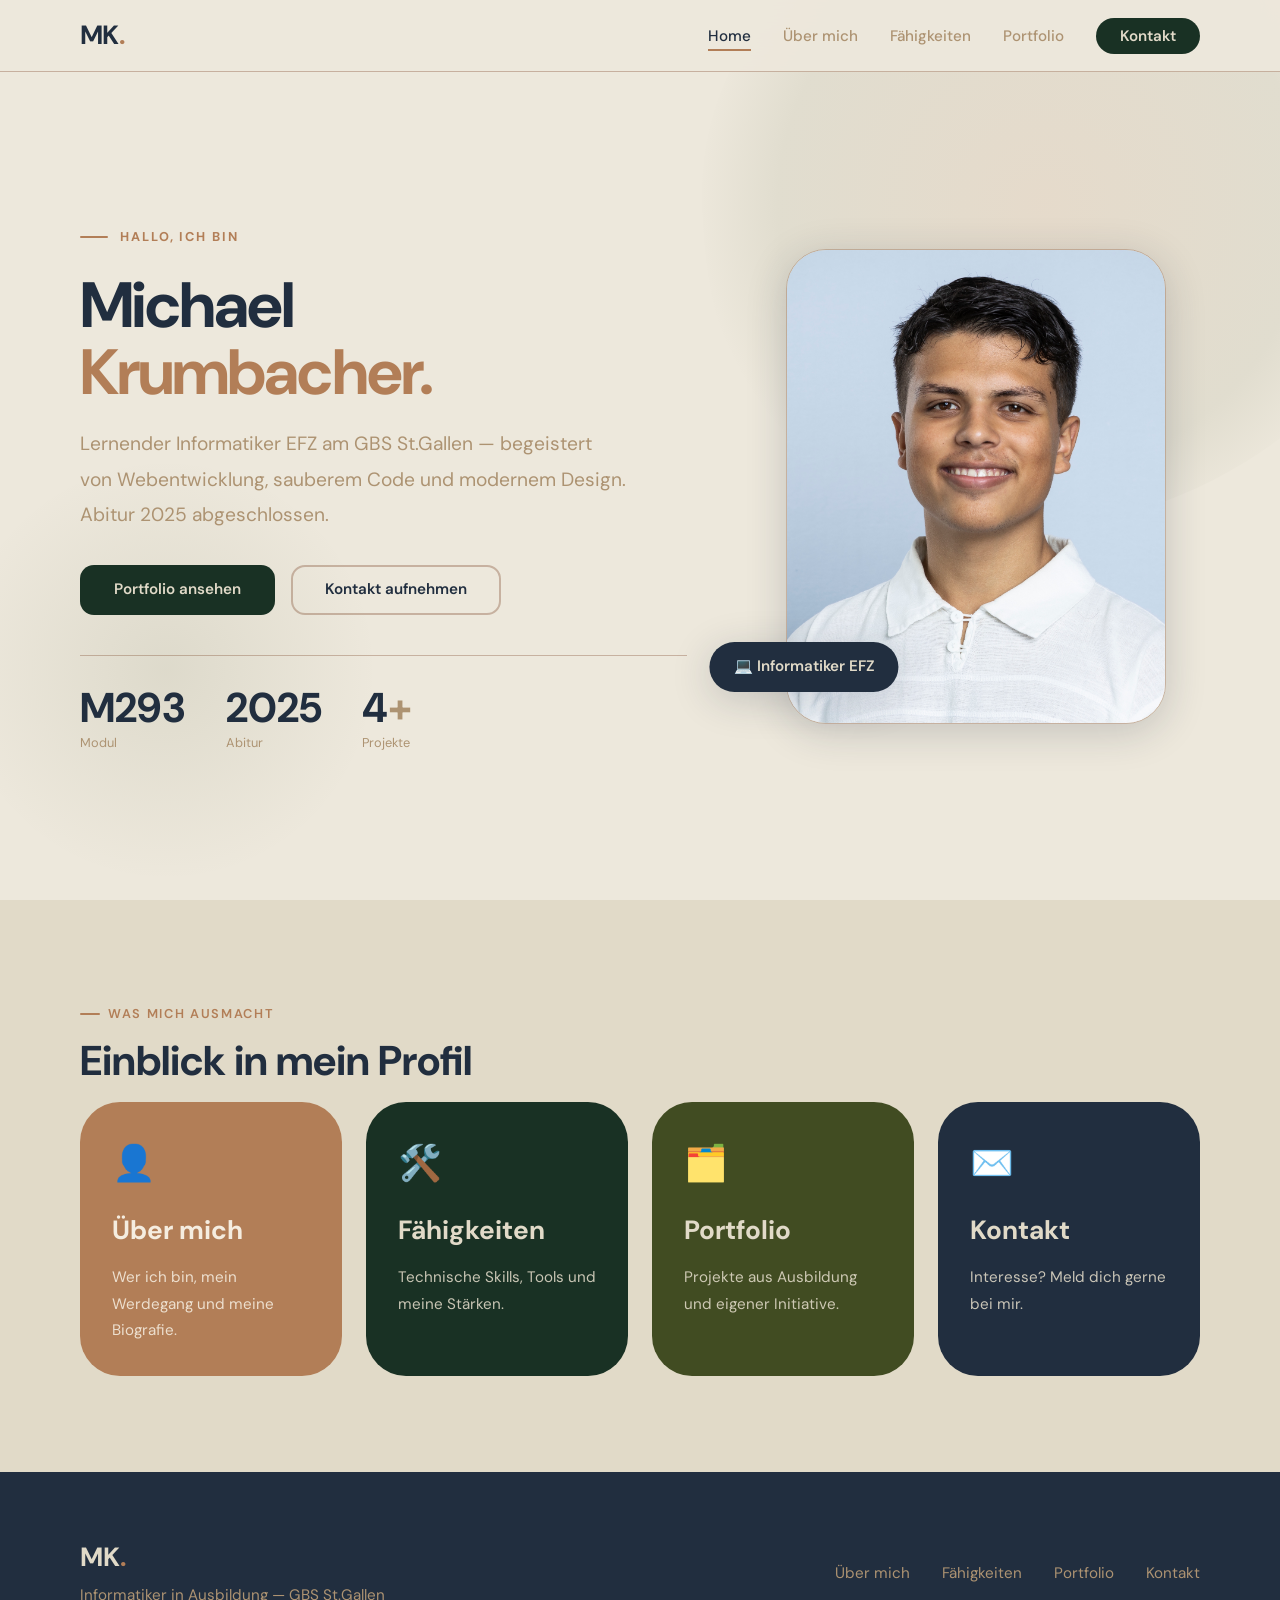
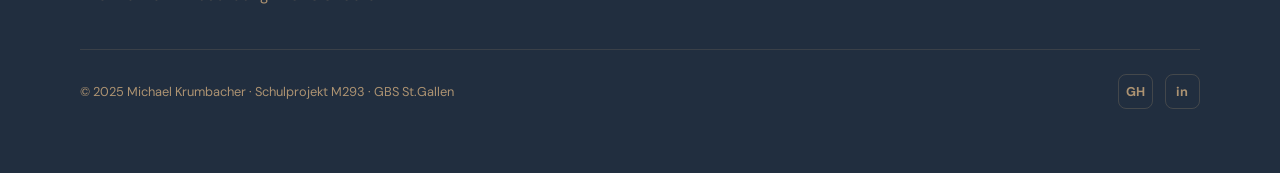
<file: index.html>
<!DOCTYPE html>
<html lang="de">
<head>
  <meta charset="UTF-8" />
  <meta name="viewport" content="width=device-width, initial-scale=1.0" />
  <meta name="description" content="Michael Krumbacher – Lernender Informatiker EFZ am GBS St.Gallen. Portfolio, Fähigkeiten und Kontakt." />
  <title>Michael Krumbacher — Portfolio</title>
  <link rel="preconnect" href="https://fonts.googleapis.com" />
  <link rel="preconnect" href="https://fonts.gstatic.com" crossorigin />
  <link href="https://fonts.googleapis.com/css2?family=DM+Sans:ital,opsz,wght@0,9..40,400;0,9..40,500;0,9..40,600;0,9..40,700;0,9..40,800;1,9..40,400&display=swap" rel="stylesheet" />
  <link rel="stylesheet" href="css/variables.css" />
  <link rel="stylesheet" href="css/base.css" />
  <link rel="stylesheet" href="css/nav.css" />
  <link rel="stylesheet" href="css/components.css" />
  <link rel="stylesheet" href="css/layout.css" />
  <link rel="stylesheet" href="css/footer.css" />
</head>
<body>

<a class="skip-link" href="#main">Zum Inhalt springen</a>

<!-- ===== NAV ===== -->
<nav class="nav" role="navigation" aria-label="Hauptnavigation" id="nav">
  <div class="container nav__inner">
    <a href="index.html" class="nav__logo">MK<span>.</span></a>
    <button class="nav__toggle" aria-expanded="false" aria-controls="nav-menu" aria-label="Menü öffnen">
      <span class="nav__toggle-bar"></span>
      <span class="nav__toggle-bar"></span>
      <span class="nav__toggle-bar"></span>
    </button>
    <ul class="nav__links" id="nav-menu" role="list">
      <li><a href="index.html"     class="nav__link active" aria-current="page">Home</a></li>
      <li><a href="about.html"     class="nav__link">Über mich</a></li>
      <li><a href="skills.html"    class="nav__link">Fähigkeiten</a></li>
      <li><a href="portfolio.html" class="nav__link">Portfolio</a></li>
      <li><a href="contact.html"   class="nav__cta">Kontakt</a></li>
    </ul>
  </div>
</nav>

<!-- ===== MAIN ===== -->
<main id="main">

  <!-- HERO -->
  <section class="hero" aria-labelledby="hero-name">
    <div class="container hero__inner">

      <!-- Text -->
      <div>
        <p class="hero__kicker">Hallo, ich bin</p>
        <h1 class="hero__name" id="hero-name">
          Michael<br><em>Krumbacher.</em>
        </h1>
        <p class="hero__bio">
          Lernender Informatiker EFZ am GBS St.Gallen — begeistert von
          Webentwicklung, sauberem Code und modernem Design.
          Abitur 2025 abgeschlossen.
        </p>
        <div class="hero__actions">
          <a href="portfolio.html" class="btn btn--forest">Portfolio ansehen</a>
          <a href="contact.html"   class="btn btn--outline">Kontakt aufnehmen</a>
        </div>
        <div class="hero__stats" role="list" aria-label="Kurzübersicht">
          <div role="listitem">
            <div class="hero__stat-n">M293</div>
            <div class="hero__stat-l">Modul</div>
          </div>
          <div role="listitem">
            <div class="hero__stat-n">2025</div>
            <div class="hero__stat-l">Abitur</div>
          </div>
          <div role="listitem">
            <div class="hero__stat-n">4<span>+</span></div>
            <div class="hero__stat-l">Projekte</div>
          </div>
        </div>
      </div>

      <!-- Foto -->
      <div class="hero__photo-wrap" aria-hidden="true">
          <img src="assets/images/portrait.jpg"
               alt="Portrait Michael Krumbacher"
               class="hero__photo" width="380" height="475" loading="eager" />
        <div class="hero__badge" aria-hidden="true">💻 Informatiker EFZ</div>
      </div>

    </div>
  </section>

  <!-- PREVIEW CARDS -->
  <section class="section section--sand" aria-labelledby="preview-h">
    <div class="container">
      <span class="label">Was mich ausmacht</span>
      <h2 class="section-title" id="preview-h">Einblick in mein Profil</h2>

      <div style="display:grid; grid-template-columns:repeat(auto-fill,minmax(250px,1fr)); gap:var(--sp-6);">

        <a href="about.html" class="fig-card fig-card--coffee" style="display:block; transition:transform var(--t-base),box-shadow var(--t-base);" onmouseenter="this.style.transform='translateY(-4px)';this.style.boxShadow='var(--sh-warm)'" onmouseleave="this.style.transform='';this.style.boxShadow=''">
          <div style="font-size:2.2rem;margin-bottom:var(--sp-4);" aria-hidden="true">👤</div>
          <div class="fig-card__title">Über mich</div>
          <p class="fig-card__text">Wer ich bin, mein Werdegang und meine Biografie.</p>
        </a>

        <a href="skills.html" class="fig-card fig-card--forest" style="display:block; transition:transform var(--t-base),box-shadow var(--t-base);" onmouseenter="this.style.transform='translateY(-4px)';this.style.boxShadow='var(--sh-lg)'" onmouseleave="this.style.transform='';this.style.boxShadow=''">
          <div style="font-size:2.2rem;margin-bottom:var(--sp-4);" aria-hidden="true">🛠️</div>
          <div class="fig-card__title">Fähigkeiten</div>
          <p class="fig-card__text">Technische Skills, Tools und meine Stärken.</p>
        </a>

        <a href="portfolio.html" class="fig-card fig-card--moss" style="display:block; transition:transform var(--t-base),box-shadow var(--t-base);" onmouseenter="this.style.transform='translateY(-4px)';this.style.boxShadow='var(--sh-lg)'" onmouseleave="this.style.transform='';this.style.boxShadow=''">
          <div style="font-size:2.2rem;margin-bottom:var(--sp-4);" aria-hidden="true">🗂️</div>
          <div class="fig-card__title">Portfolio</div>
          <p class="fig-card__text">Projekte aus Ausbildung und eigener Initiative.</p>
        </a>

        <a href="contact.html" class="fig-card fig-card--basalt" style="display:block; transition:transform var(--t-base),box-shadow var(--t-base);" onmouseenter="this.style.transform='translateY(-4px)';this.style.boxShadow='var(--sh-lg)'" onmouseleave="this.style.transform='';this.style.boxShadow=''">
          <div style="font-size:2.2rem;margin-bottom:var(--sp-4);" aria-hidden="true">✉️</div>
          <div class="fig-card__title">Kontakt</div>
          <p class="fig-card__text">Interesse? Meld dich gerne bei mir.</p>
        </a>

      </div>
    </div>
  </section>

</main>

<!-- ===== FOOTER ===== -->
<footer class="footer" role="contentinfo">
  <div class="container">
    <div class="footer__grid">
      <div>
        <div class="footer__logo">MK<span>.</span></div>
        <p class="footer__tagline">Informatiker in Ausbildung — GBS St.Gallen</p>
      </div>
      <nav aria-label="Footernavigation">
        <ul class="footer__links" role="list">
          <li><a href="about.html"     class="footer__link">Über mich</a></li>
          <li><a href="skills.html"    class="footer__link">Fähigkeiten</a></li>
          <li><a href="portfolio.html" class="footer__link">Portfolio</a></li>
          <li><a href="contact.html"   class="footer__link">Kontakt</a></li>
        </ul>
      </nav>
    </div>
    <div class="footer__bottom">
      <p class="footer__copy">© 2025 Michael Krumbacher · Schulprojekt M293 · GBS St.Gallen</p>
      <div class="footer__socials" aria-label="Social Media">
        <a href="https://github.com/Milchael-gbs" target="_blank" rel="noopener" class="footer__social" aria-label="GitHub">GH</a>
        <a href="#" class="footer__social" aria-label="LinkedIn">in</a>
      </div>
    </div>
  </div>
</footer>

<script>
(function(){
  var toggle=document.querySelector('.nav__toggle'),
      menu=document.querySelector('.nav__links'),
      nav=document.getElementById('nav');
  if(!toggle||!menu)return;
  toggle.addEventListener('click',function(){
    var open=toggle.getAttribute('aria-expanded')==='true';
    toggle.setAttribute('aria-expanded',String(!open));
    menu.classList.toggle('open');
  });
  document.addEventListener('click',function(e){
    if(!e.target.closest('.nav')){
      toggle.setAttribute('aria-expanded','false');
      menu.classList.remove('open');
    }
  });
  window.addEventListener('scroll',function(){
    nav.classList.toggle('scrolled',window.scrollY>40);
  },{passive:true});
})();
</script>
</body>
</html>
</file>
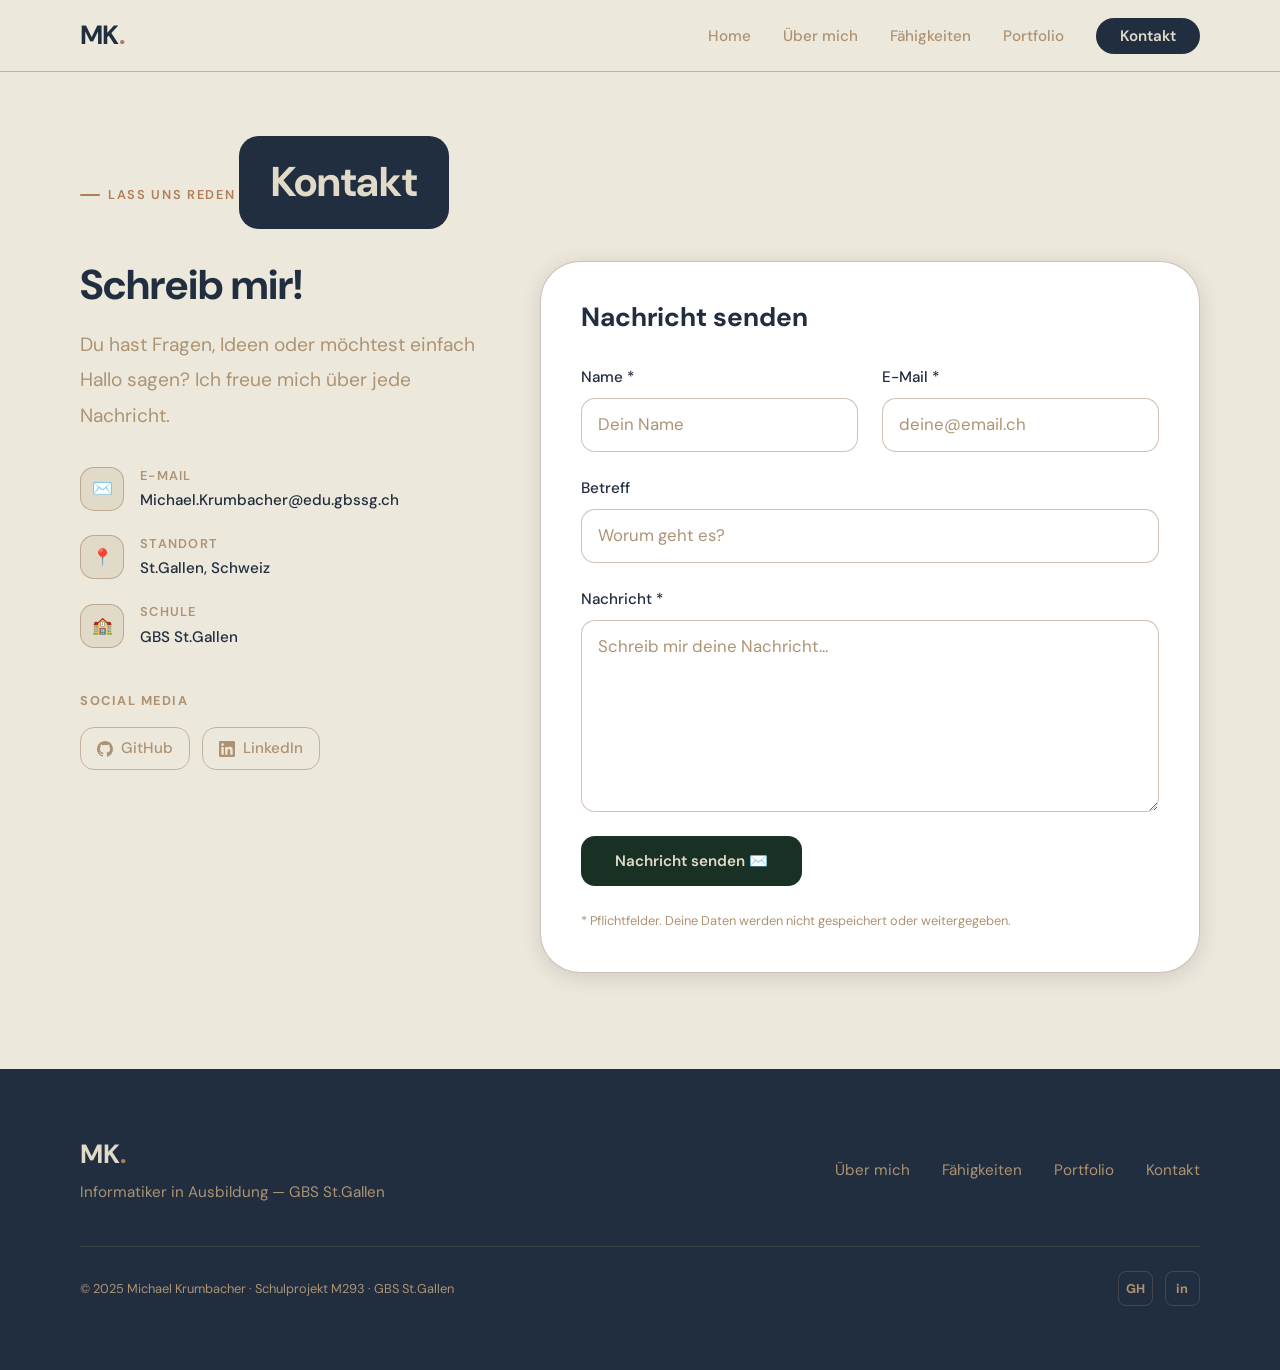
<file: contact.html>
<!DOCTYPE html>
<html lang="de">
<head>
  <meta charset="UTF-8" />
  <meta name="viewport" content="width=device-width, initial-scale=1.0" />
  <meta name="description" content="Kontakt aufnehmen mit Michael Krumbacher — E-Mail, LinkedIn oder Kontaktformular." />
  <title>Kontakt — Michael Krumbacher</title>
  <link rel="preconnect" href="https://fonts.googleapis.com" />
  <link rel="preconnect" href="https://fonts.gstatic.com" crossorigin />
  <link href="https://fonts.googleapis.com/css2?family=DM+Sans:ital,opsz,wght@0,9..40,400;0,9..40,500;0,9..40,600;0,9..40,700;0,9..40,800;1,9..40,400&display=swap" rel="stylesheet" />
  <link rel="stylesheet" href="css/variables.css" />
  <link rel="stylesheet" href="css/base.css" />
  <link rel="stylesheet" href="css/nav.css" />
  <link rel="stylesheet" href="css/components.css" />
  <link rel="stylesheet" href="css/layout.css" />
  <link rel="stylesheet" href="css/footer.css" />
</head>
<body>

<a class="skip-link" href="#main">Zum Inhalt springen</a>

<nav class="nav" role="navigation" aria-label="Hauptnavigation" id="nav">
  <div class="container nav__inner">
    <a href="index.html" class="nav__logo">MK<span>.</span></a>
    <button class="nav__toggle" aria-expanded="false" aria-controls="nav-menu" aria-label="Menü öffnen">
      <span class="nav__toggle-bar"></span>
      <span class="nav__toggle-bar"></span>
      <span class="nav__toggle-bar"></span>
    </button>
    <ul class="nav__links" id="nav-menu" role="list">
      <li><a href="index.html"     class="nav__link">Home</a></li>
      <li><a href="about.html"     class="nav__link">Über mich</a></li>
      <li><a href="skills.html"    class="nav__link">Fähigkeiten</a></li>
      <li><a href="portfolio.html" class="nav__link">Portfolio</a></li>
      <li><a href="contact.html"   class="nav__cta active" aria-current="page">Kontakt</a></li>
    </ul>
  </div>
</nav>

<main id="main">

  <section class="contact-page section--bg" aria-labelledby="contact-title">
    <div class="container">
      <span class="label">Lass uns reden</span>
      <div class="section-header-box" id="contact-title">Kontakt</div>

      <div class="contact-grid">

        <!-- LEFT: Kontaktinfos -->
        <div>
          <h2 style="font-size:var(--fs-xl);font-weight:700;margin-bottom:var(--sp-4);">Schreib mir!</h2>
          <p style="color:var(--stone);line-height:1.85;margin-bottom:var(--sp-8);font-size:var(--fs-md);">
            Du hast Fragen, Ideen oder möchtest einfach Hallo sagen?
            Ich freue mich über jede Nachricht.
          </p>

          <address style="font-style:normal;">
            <div style="display:flex;flex-direction:column;gap:var(--sp-5);margin-bottom:var(--sp-10);">

              <div class="contact-method">
                <div class="contact-method__icon" aria-hidden="true">✉️</div>
                <div>
                  <div class="contact-method__key">E-Mail</div>
                  <div class="contact-method__val">
                    <a href="mailto:Michael.Krumbacher@edu.gbssg.ch">Michael.Krumbacher@edu.gbssg.ch</a>
                  </div>
                </div>
              </div>

              <div class="contact-method">
                <div class="contact-method__icon" aria-hidden="true">📍</div>
                <div>
                  <div class="contact-method__key">Standort</div>
                  <div class="contact-method__val">St.Gallen, Schweiz</div>
                </div>
              </div>

              <div class="contact-method">
                <div class="contact-method__icon" aria-hidden="true">🏫</div>
                <div>
                  <div class="contact-method__key">Schule</div>
                  <div class="contact-method__val">
                    <a href="https://www.gbssg.ch" target="_blank" rel="noopener">GBS St.Gallen</a>
                  </div>
                </div>
              </div>

            </div>
          </address>

          <!-- Social Links -->
          <p style="font-size:var(--fs-xs);font-weight:700;letter-spacing:0.12em;text-transform:uppercase;color:var(--stone);margin-bottom:var(--sp-4);">Social Media</p>
          <div style="display:flex;gap:var(--sp-3);flex-wrap:wrap;" role="list" aria-label="Social Media Profile">
            <a href="https://github.com/Milchael-gbs" target="_blank" rel="noopener"
               class="social-link" role="listitem" aria-label="GitHub Profil">
              <svg width="16" height="16" viewBox="0 0 24 24" fill="currentColor" aria-hidden="true"><path d="M12 0C5.37 0 0 5.37 0 12c0 5.3 3.438 9.8 8.205 11.385.6.113.82-.258.82-.577 0-.285-.01-1.04-.015-2.04-3.338.724-4.042-1.61-4.042-1.61C4.422 18.07 3.633 17.7 3.633 17.7c-1.087-.744.084-.729.084-.729 1.205.084 1.838 1.236 1.838 1.236 1.07 1.835 2.809 1.305 3.495.998.108-.776.417-1.305.76-1.605-2.665-.3-5.466-1.332-5.466-5.93 0-1.31.465-2.38 1.235-3.22-.135-.303-.54-1.523.105-3.176 0 0 1.005-.322 3.3 1.23.96-.267 1.98-.399 3-.405 1.02.006 2.04.138 3 .405 2.28-1.552 3.285-1.23 3.285-1.23.645 1.653.24 2.873.12 3.176.765.84 1.23 1.91 1.23 3.22 0 4.61-2.805 5.625-5.475 5.92.42.36.81 1.096.81 2.22 0 1.606-.015 2.896-.015 3.286 0 .315.21.69.825.57C20.565 21.795 24 17.295 24 12c0-6.63-5.37-12-12-12"/></svg>
              GitHub
            </a>
            <a href="#" class="social-link" role="listitem" aria-label="LinkedIn Profil">
              <svg width="16" height="16" viewBox="0 0 24 24" fill="currentColor" aria-hidden="true"><path d="M20.447 20.452h-3.554v-5.569c0-1.328-.027-3.037-1.852-3.037-1.853 0-2.136 1.445-2.136 2.939v5.667H9.351V9h3.414v1.561h.046c.477-.9 1.637-1.85 3.37-1.85 3.601 0 4.267 2.37 4.267 5.455v6.286zM5.337 7.433a2.062 2.062 0 01-2.063-2.065 2.064 2.064 0 112.063 2.065zm1.782 13.019H3.555V9h3.564v11.452zM22.225 0H1.771C.792 0 0 .774 0 1.729v20.542C0 23.227.792 24 1.771 24h20.451C23.2 24 24 23.227 24 22.271V1.729C24 .774 23.2 0 22.222 0h.003z"/></svg>
              LinkedIn
            </a>
          </div>
        </div>

        <!-- RIGHT: Contact Form -->
        <div>
          <form class="contact-form" id="contact-form" novalidate aria-labelledby="form-title">
            <h2 class="contact-form__title" id="form-title">Nachricht senden</h2>

            <div id="form-ok" class="form-ok" role="alert" aria-live="polite" hidden>
              ✅ Vielen Dank! Deine Nachricht wurde gesendet. Ich melde mich bald.
            </div>
            <div id="form-err" class="form-err" role="alert" aria-live="polite" hidden>
              ⚠️ Bitte fülle alle Pflichtfelder aus.
            </div>

            <div class="contact-form__row">
              <div class="form-group">
                <label class="form-label" for="inp-name">Name <span aria-label="Pflichtfeld">*</span></label>
                <input type="text" id="inp-name" name="name" class="form-input"
                       placeholder="Dein Name" required autocomplete="name" aria-required="true" />
              </div>
              <div class="form-group">
                <label class="form-label" for="inp-email">E-Mail <span aria-label="Pflichtfeld">*</span></label>
                <input type="email" id="inp-email" name="email" class="form-input"
                       placeholder="deine@email.ch" required autocomplete="email" aria-required="true" />
              </div>
            </div>

            <div class="form-group">
              <label class="form-label" for="inp-subject">Betreff</label>
              <input type="text" id="inp-subject" name="subject" class="form-input"
                     placeholder="Worum geht es?" autocomplete="off" />
            </div>

            <div class="form-group">
              <label class="form-label" for="inp-msg">Nachricht <span aria-label="Pflichtfeld">*</span></label>
              <textarea id="inp-msg" name="message" class="form-textarea" rows="6"
                        placeholder="Schreib mir deine Nachricht..." required aria-required="true"></textarea>
            </div>

            <button type="submit" class="btn btn--forest" style="align-self:flex-start;">
              Nachricht senden ✉️
            </button>

            <p style="font-size:var(--fs-xs);color:var(--stone);">
              * Pflichtfelder. Deine Daten werden nicht gespeichert oder weitergegeben.
            </p>
          </form>
        </div>

      </div>
    </div>
  </section>

</main>

<footer class="footer" role="contentinfo">
  <div class="container">
    <div class="footer__grid">
      <div><div class="footer__logo">MK<span>.</span></div><p class="footer__tagline">Informatiker in Ausbildung — GBS St.Gallen</p></div>
      <nav aria-label="Footernavigation"><ul class="footer__links" role="list"><li><a href="about.html" class="footer__link">Über mich</a></li><li><a href="skills.html" class="footer__link">Fähigkeiten</a></li><li><a href="portfolio.html" class="footer__link">Portfolio</a></li><li><a href="contact.html" class="footer__link">Kontakt</a></li></ul></nav>
    </div>
    <div class="footer__bottom">
      <p class="footer__copy">© 2025 Michael Krumbacher · Schulprojekt M293 · GBS St.Gallen</p>
      <div class="footer__socials" aria-label="Social Media"><a href="https://github.com/Milchael-gbs" target="_blank" rel="noopener" class="footer__social" aria-label="GitHub">GH</a><a href="#" class="footer__social" aria-label="LinkedIn">in</a></div>
    </div>
  </div>
</footer>

<script>
(function(){
  // Nav
  var t=document.querySelector('.nav__toggle'),m=document.querySelector('.nav__links'),n=document.getElementById('nav');
  if(t&&m){
    t.addEventListener('click',function(){var o=t.getAttribute('aria-expanded')==='true';t.setAttribute('aria-expanded',String(!o));m.classList.toggle('open');});
    document.addEventListener('click',function(e){if(!e.target.closest('.nav')){t.setAttribute('aria-expanded','false');m.classList.remove('open');}});
  }
  if(n) window.addEventListener('scroll',function(){n.classList.toggle('scrolled',window.scrollY>40);},{passive:true});

  // Form
  var form=document.getElementById('contact-form'),
      ok=document.getElementById('form-ok'),
      err=document.getElementById('form-err');
  if(!form)return;
  form.addEventListener('submit',function(e){
    e.preventDefault();
    ok.hidden=true; err.hidden=true;
    var name=form.querySelector('#inp-name').value.trim(),
        email=form.querySelector('#inp-email').value.trim(),
        msg=form.querySelector('#inp-msg').value.trim();
    if(!name||!email||!msg){
      err.hidden=false;
      err.scrollIntoView({behavior:'smooth',block:'nearest'});
      return;
    }
    ok.hidden=false;
    form.reset();
    ok.scrollIntoView({behavior:'smooth',block:'nearest'});
  });
})();
</script>
</body>
</html>
</file>
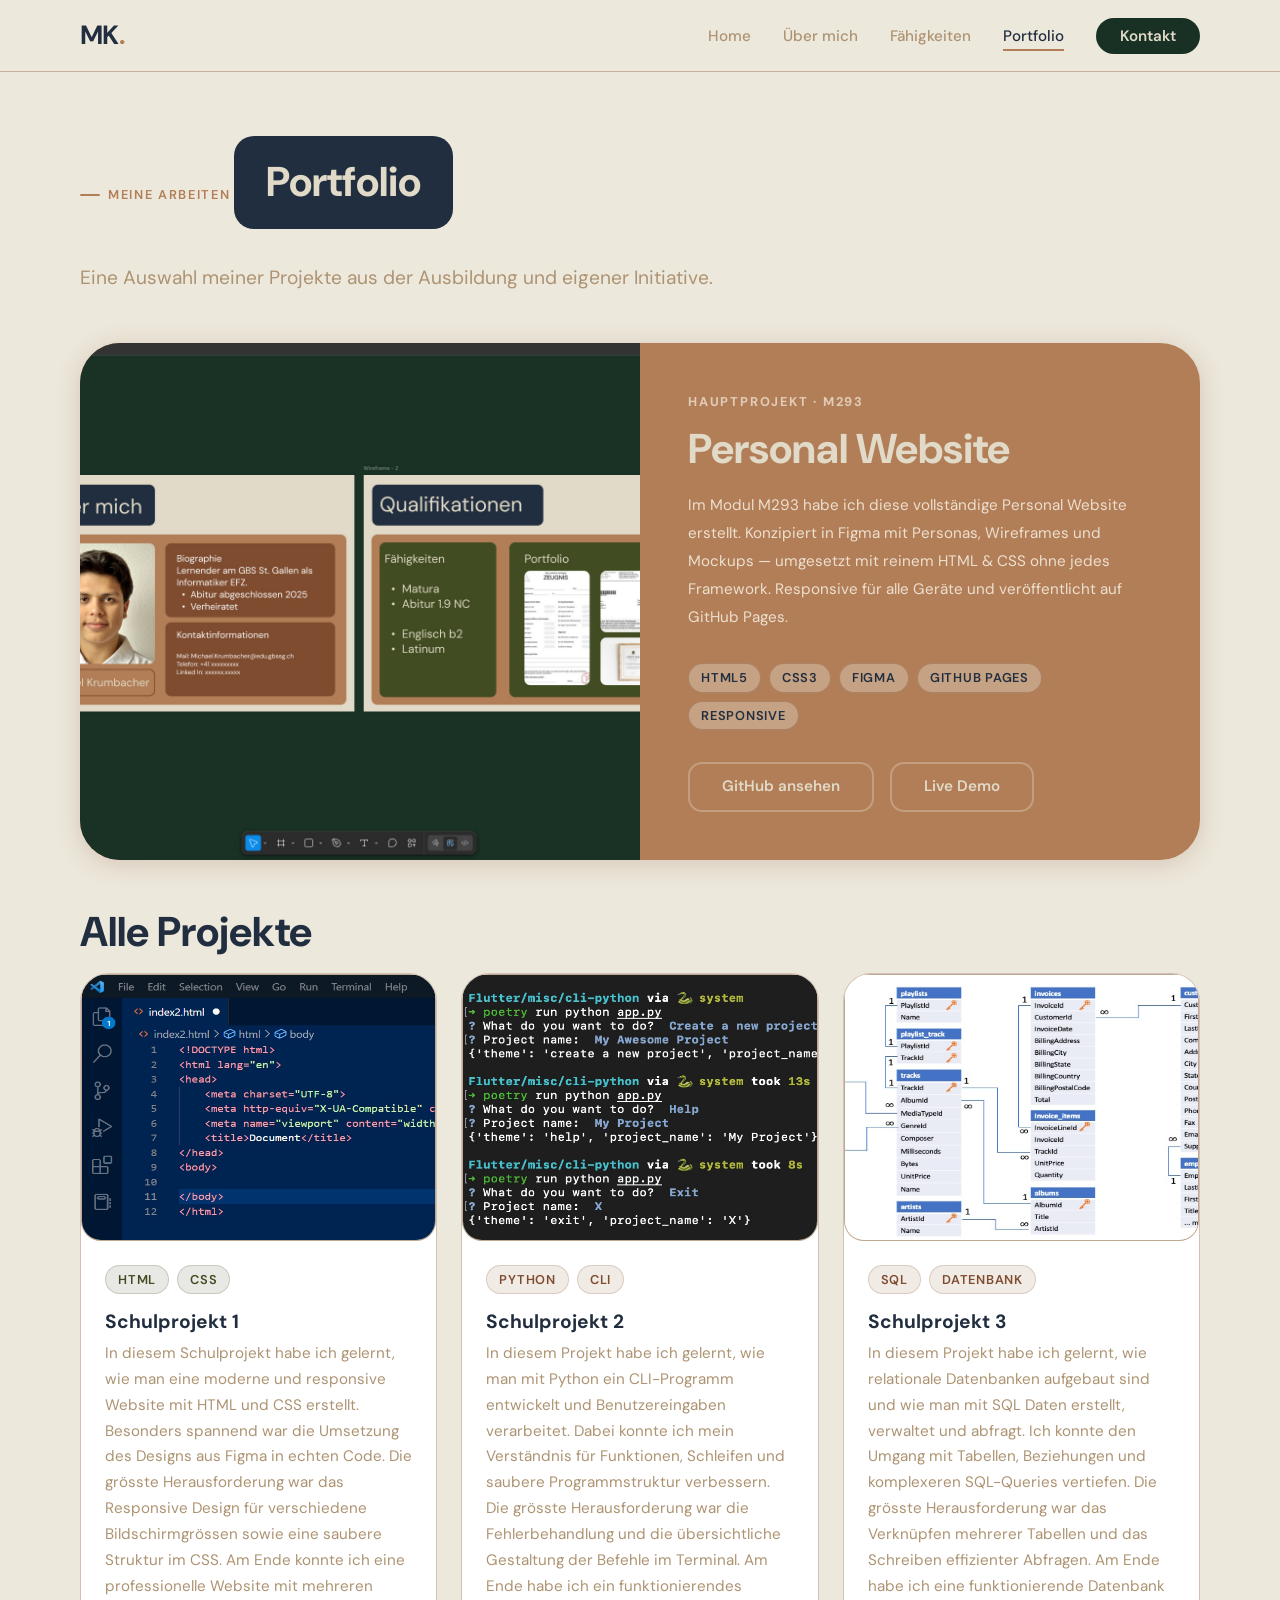
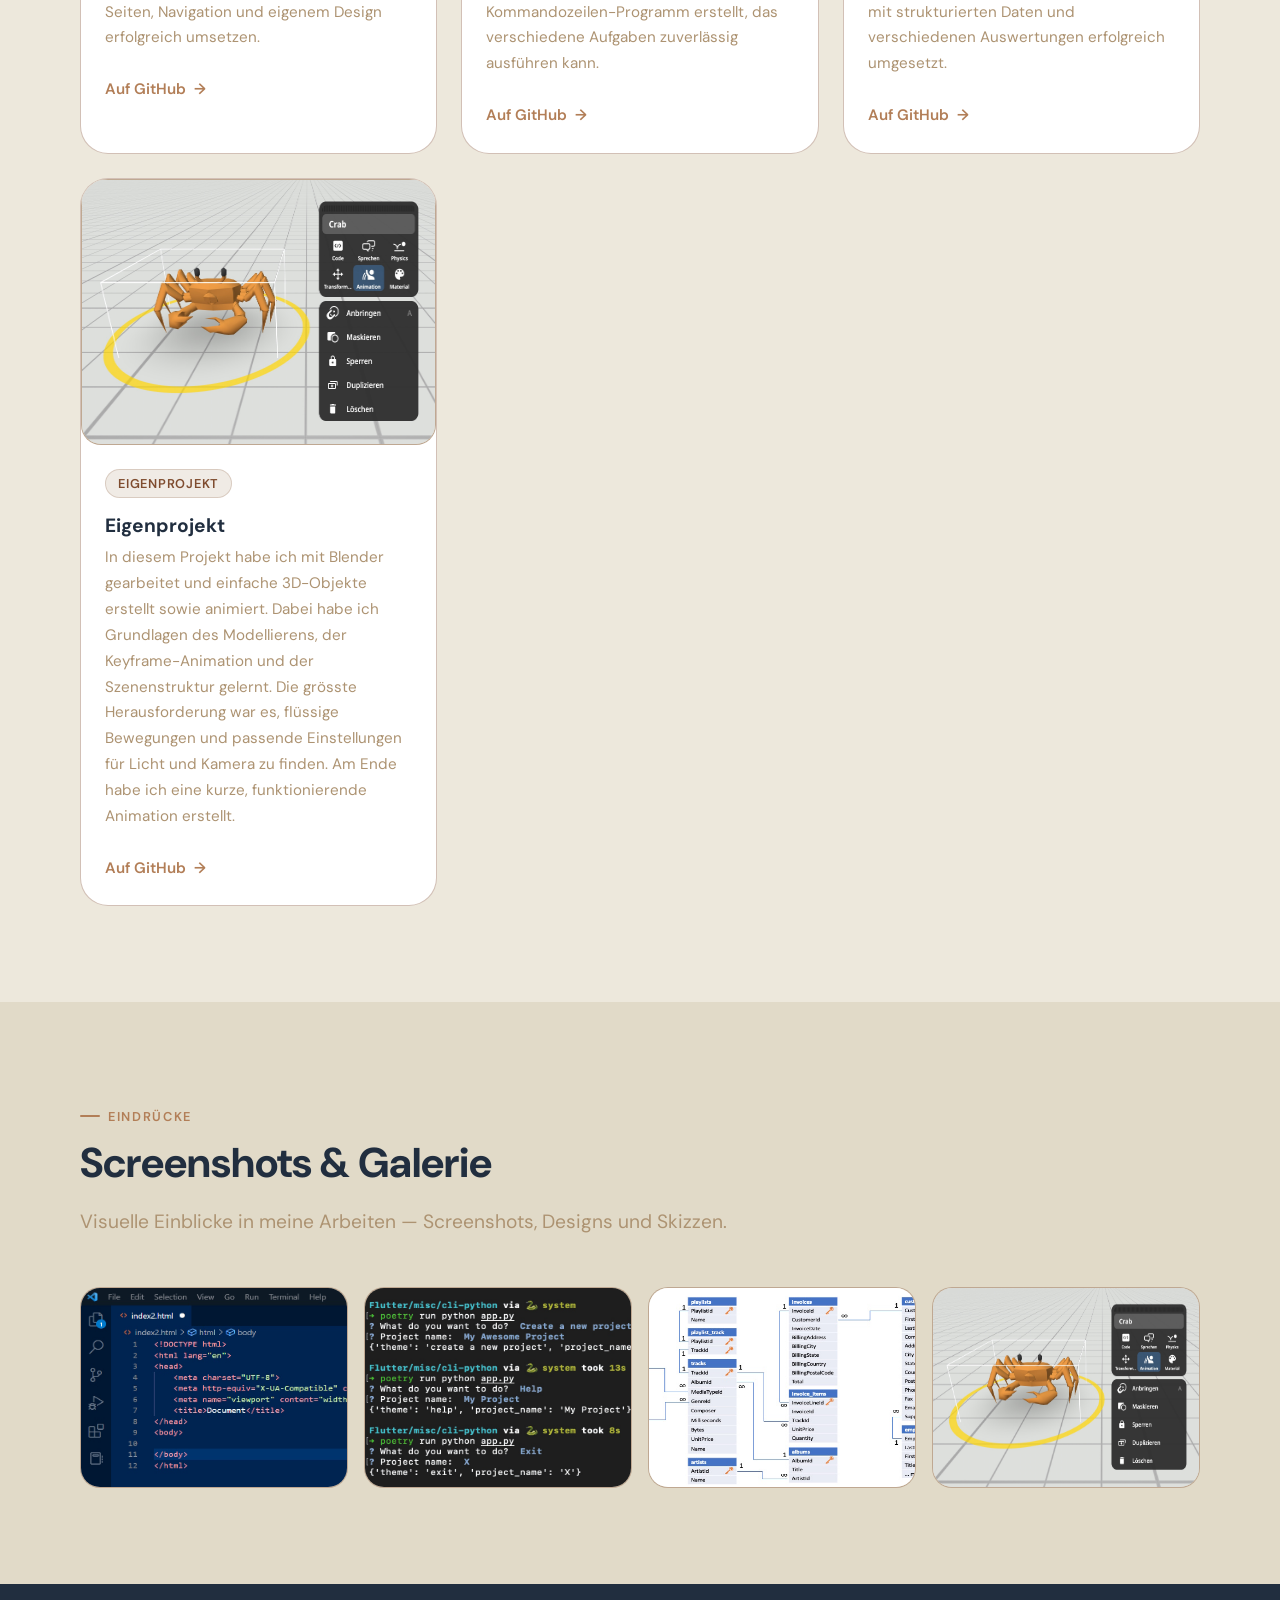
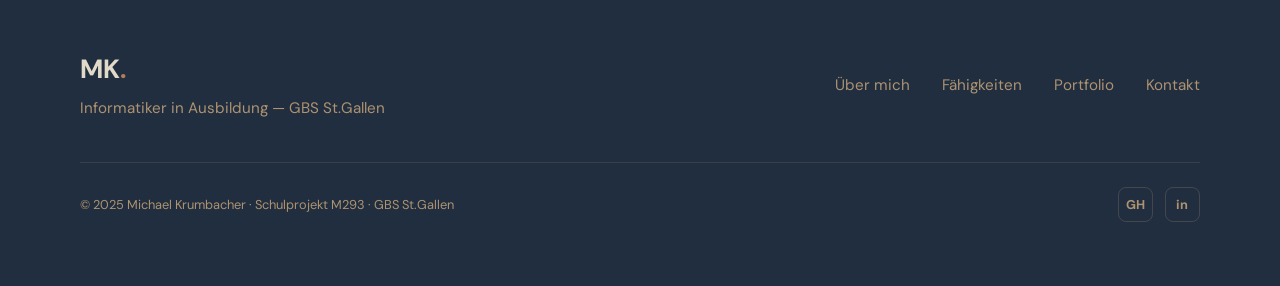
<file: portfolio.html>
<!DOCTYPE html>
<html lang="de">
<head>
  <meta charset="UTF-8" />
  <meta name="viewport" content="width=device-width, initial-scale=1.0" />
  <meta name="description" content="Portfolio von Michael Krumbacher — Projekte aus Ausbildung und privater Initiative." />
  <title>Portfolio — Michael Krumbacher</title>
  <link rel="preconnect" href="https://fonts.googleapis.com" />
  <link rel="preconnect" href="https://fonts.gstatic.com" crossorigin />
  <link href="https://fonts.googleapis.com/css2?family=DM+Sans:ital,opsz,wght@0,9..40,400;0,9..40,500;0,9..40,600;0,9..40,700;0,9..40,800;1,9..40,400&display=swap" rel="stylesheet" />
  <link rel="stylesheet" href="css/variables.css" />
  <link rel="stylesheet" href="css/base.css" />
  <link rel="stylesheet" href="css/nav.css" />
  <link rel="stylesheet" href="css/components.css" />
  <link rel="stylesheet" href="css/layout.css" />
  <link rel="stylesheet" href="css/footer.css" />
</head>
<body>

<a class="skip-link" href="#main">Zum Inhalt springen</a>

<nav class="nav" role="navigation" aria-label="Hauptnavigation" id="nav">
  <div class="container nav__inner">
    <a href="index.html" class="nav__logo">MK<span>.</span></a>
    <button class="nav__toggle" aria-expanded="false" aria-controls="nav-menu" aria-label="Menü öffnen">
      <span class="nav__toggle-bar"></span>
      <span class="nav__toggle-bar"></span>
      <span class="nav__toggle-bar"></span>
    </button>
    <ul class="nav__links" id="nav-menu" role="list">
      <li><a href="index.html"     class="nav__link">Home</a></li>
      <li><a href="about.html"     class="nav__link">Über mich</a></li>
      <li><a href="skills.html"    class="nav__link">Fähigkeiten</a></li>
      <li><a href="portfolio.html" class="nav__link active" aria-current="page">Portfolio</a></li>
      <li><a href="contact.html"   class="nav__cta">Kontakt</a></li>
    </ul>
  </div>
</nav>

<main id="main">

  <!-- PAGE HEADER -->
  <section class="portfolio-page section--bg" aria-labelledby="port-title">
    <div class="container">
      <span class="label">Meine Arbeiten</span>
      <div class="section-header-box" id="port-title">Portfolio</div>
      <p class="section-intro">
        Eine Auswahl meiner Projekte aus der Ausbildung und eigener Initiative.
      </p>

      <!-- FEATURED PROJECT -->
      <div class="port-featured" role="article" aria-labelledby="feat-title">
        <div class="port-featured__img-wrap">
          <img
            src="assets/images/project-main.jpg"
            alt="Screenshot Personal Website M293"
            class="port-featured__img"
            loading="lazy"
          />
        </div>

        <div class="port-featured__body">
          <p class="port-featured__kicker">Hauptprojekt · M293</p>
          <h2 class="port-featured__title" id="feat-title">Personal Website</h2>
          <p class="port-featured__desc">
            Im Modul M293 habe ich diese vollständige Personal Website erstellt.
            Konzipiert in Figma mit Personas, Wireframes und Mockups — umgesetzt
            mit reinem HTML &amp; CSS ohne jedes Framework. Responsive für alle
            Geräte und veröffentlicht auf GitHub Pages.
          </p>
          <div class="port-tags-row" role="list" aria-label="Technologien">
            <span class="tag tag--sand" role="listitem">HTML5</span>
            <span class="tag tag--sand" role="listitem">CSS3</span>
            <span class="tag tag--sand" role="listitem">Figma</span>
            <span class="tag tag--sand" role="listitem">GitHub Pages</span>
            <span class="tag tag--sand" role="listitem">Responsive</span>
          </div>
          <div class="port-btn-row">
            <a href="https://github.com/Milchael-gbs/M293" target="_blank" rel="noopener" class="btn btn--outline-light">GitHub ansehen</a>
            <a href="https://milchael-gbs.github.io/M293" target="_blank" rel="noopener" class="btn btn--outline-light">Live Demo</a>
          </div>
        </div>
      </div>

      <!-- PROJECT GRID -->
      <h2 class="section-title">Alle Projekte</h2>
      <div class="port-grid" role="list">

        <article class="port-card" role="listitem" aria-labelledby="p1-title">
          <img
		  src="assets/images/gallery-1.jpg"
		  alt="Screenshot Projekt 1"
		  class="gallery-ph"
		  loading="lazy"
		/>
          <div class="port-card__body">
            <div class="port-card__tags" role="list" aria-label="Technologien">
              <span class="tag tag--green" role="listitem">HTML</span>
              <span class="tag tag--green" role="listitem">CSS</span>
            </div>
            <h3 class="port-card__title" id="p1-title">Schulprojekt 1</h3>
            <p class="port-card__desc">In diesem Schulprojekt habe ich gelernt, wie man eine moderne und responsive Website mit HTML und CSS erstellt. Besonders spannend war die Umsetzung des Designs aus Figma in echten Code. Die grösste Herausforderung war das Responsive Design für verschiedene Bildschirmgrössen sowie eine saubere Struktur im CSS. Am Ende konnte ich eine professionelle Website mit mehreren Seiten, Navigation und eigenem Design erfolgreich umsetzen.
			</p>
            <a href="#" class="port-card__link" aria-label="Schulprojekt 1 auf GitHub">Auf GitHub</a>
          </div>
        </article>

        <article class="port-card" role="listitem" aria-labelledby="p2-title">
          <img
		  src="assets/images/gallery-2.jpg"
		  alt="Screenshot Projekt 2"
		  class="gallery-ph"
		  loading="lazy"
		/>
          <div class="port-card__body">
            <div class="port-card__tags" role="list" aria-label="Technologien">
              <span class="tag" role="listitem">Python</span>
              <span class="tag" role="listitem">CLI</span>
            </div>
            <h3 class="port-card__title" id="p2-title">Schulprojekt 2</h3>
            <p class="port-card__desc">In diesem Projekt habe ich gelernt, wie man mit Python ein CLI-Programm entwickelt und Benutzereingaben verarbeitet. Dabei konnte ich mein Verständnis für Funktionen, Schleifen und saubere Programmstruktur verbessern. Die grösste Herausforderung war die Fehlerbehandlung und die übersichtliche Gestaltung der Befehle im Terminal. Am Ende habe ich ein funktionierendes Kommandozeilen-Programm erstellt, das verschiedene Aufgaben zuverlässig ausführen kann.
			</p>
            <a href="#" class="port-card__link" aria-label="Schulprojekt 2 auf GitHub">Auf GitHub</a>
          </div>
        </article>

        <article class="port-card" role="listitem" aria-labelledby="p3-title">
          <img
		  src="assets/images/gallery-3.jpg"
		  alt="Screenshot Projekt 3"
		  class="gallery-ph"
		  loading="lazy"
		/>
          <div class="port-card__body">
            <div class="port-card__tags" role="list" aria-label="Technologien">
              <span class="tag" role="listitem">SQL</span>
              <span class="tag" role="listitem">Datenbank</span>
            </div>
            <h3 class="port-card__title" id="p3-title">Schulprojekt 3</h3>
            <p class="port-card__desc">In diesem Projekt habe ich gelernt, wie relationale Datenbanken aufgebaut sind und wie man mit SQL Daten erstellt, verwaltet und abfragt. Ich konnte den Umgang mit Tabellen, Beziehungen und komplexeren SQL-Queries vertiefen. Die grösste Herausforderung war das Verknüpfen mehrerer Tabellen und das Schreiben effizienter Abfragen. Am Ende habe ich eine funktionierende Datenbank mit strukturierten Daten und verschiedenen Auswertungen erfolgreich umgesetzt.
			</p>
            <a href="#" class="port-card__link" aria-label="Schulprojekt 3 auf GitHub">Auf GitHub</a>
          </div>
        </article>

        <article class="port-card" role="listitem" aria-labelledby="p4-title">
          <img
		  src="assets/images/gallery-4.jpg"
		  alt="Screenshot Projekt 4"
		  class="gallery-ph"
		  loading="lazy"
		/>
          <div class="port-card__body">
            <div class="port-card__tags" role="list" aria-label="Technologien">
              <span class="tag" role="listitem">Eigenprojekt</span>
            </div>
            <h3 class="port-card__title" id="p4-title">Eigenprojekt</h3>
            <p class="port-card__desc">In diesem Projekt habe ich mit Blender gearbeitet und einfache 3D-Objekte erstellt sowie animiert. Dabei habe ich Grundlagen des Modellierens, der Keyframe-Animation und der Szenenstruktur gelernt.

Die grösste Herausforderung war es, flüssige Bewegungen und passende Einstellungen für Licht und Kamera zu finden. Am Ende habe ich eine kurze, funktionierende Animation erstellt.</p>
            <a href="#" class="port-card__link" aria-label="Eigenprojekt auf GitHub">Auf GitHub</a>
          </div>
        </article>

      </div>
    </div>
  </section>

  <!-- GALERIE -->
  <section class="section section--sand" aria-labelledby="gallery-title">
    <div class="container">
      <span class="label">Eindrücke</span>
      <h2 class="section-title" id="gallery-title">Screenshots &amp; Galerie</h2>
      <p class="section-intro">Visuelle Einblicke in meine Arbeiten — Screenshots, Designs und Skizzen.</p>

      <div class="gallery-grid" role="list" aria-label="Bildergalerie">
        <img
		  src="assets/images/gallery-1.jpg"
		  alt="Screenshot Projekt 1"
		  class="gallery-ph"
		  loading="lazy"
		/>
        <img
		  src="assets/images/gallery-2.jpg"
		  alt="Screenshot Projekt 2"
		  class="gallery-ph"
		  loading="lazy"
		/>
        <img
		  src="assets/images/gallery-3.jpg"
		  alt="Screenshot Projekt 3"
		  class="gallery-ph"
		  loading="lazy"
		/>
        <img
		  src="assets/images/gallery-4.jpg"
		  alt="Screenshot Projekt 4"
		  class="gallery-ph"
		  loading="lazy"
		/>
      </div>
    </div>
  </section>

</main>

<footer class="footer" role="contentinfo">
  <div class="container">
    <div class="footer__grid">
      <div><div class="footer__logo">MK<span>.</span></div><p class="footer__tagline">Informatiker in Ausbildung — GBS St.Gallen</p></div>
      <nav aria-label="Footernavigation"><ul class="footer__links" role="list"><li><a href="about.html" class="footer__link">Über mich</a></li><li><a href="skills.html" class="footer__link">Fähigkeiten</a></li><li><a href="portfolio.html" class="footer__link">Portfolio</a></li><li><a href="contact.html" class="footer__link">Kontakt</a></li></ul></nav>
    </div>
    <div class="footer__bottom">
      <p class="footer__copy">© 2025 Michael Krumbacher · Schulprojekt M293 · GBS St.Gallen</p>
      <div class="footer__socials" aria-label="Social Media"><a href="https://github.com/Milchael-gbs" target="_blank" rel="noopener" class="footer__social" aria-label="GitHub">GH</a><a href="#" class="footer__social" aria-label="LinkedIn">in</a></div>
    </div>
  </div>
</footer>
<script>
(function(){var t=document.querySelector('.nav__toggle'),m=document.querySelector('.nav__links'),n=document.getElementById('nav');if(!t||!m)return;t.addEventListener('click',function(){var o=t.getAttribute('aria-expanded')==='true';t.setAttribute('aria-expanded',String(!o));m.classList.toggle('open');});document.addEventListener('click',function(e){if(!e.target.closest('.nav')){t.setAttribute('aria-expanded','false');m.classList.remove('open');}});window.addEventListener('scroll',function(){n.classList.toggle('scrolled',window.scrollY>40);},{passive:true});})();
</script>
</body>
</html>
</file>
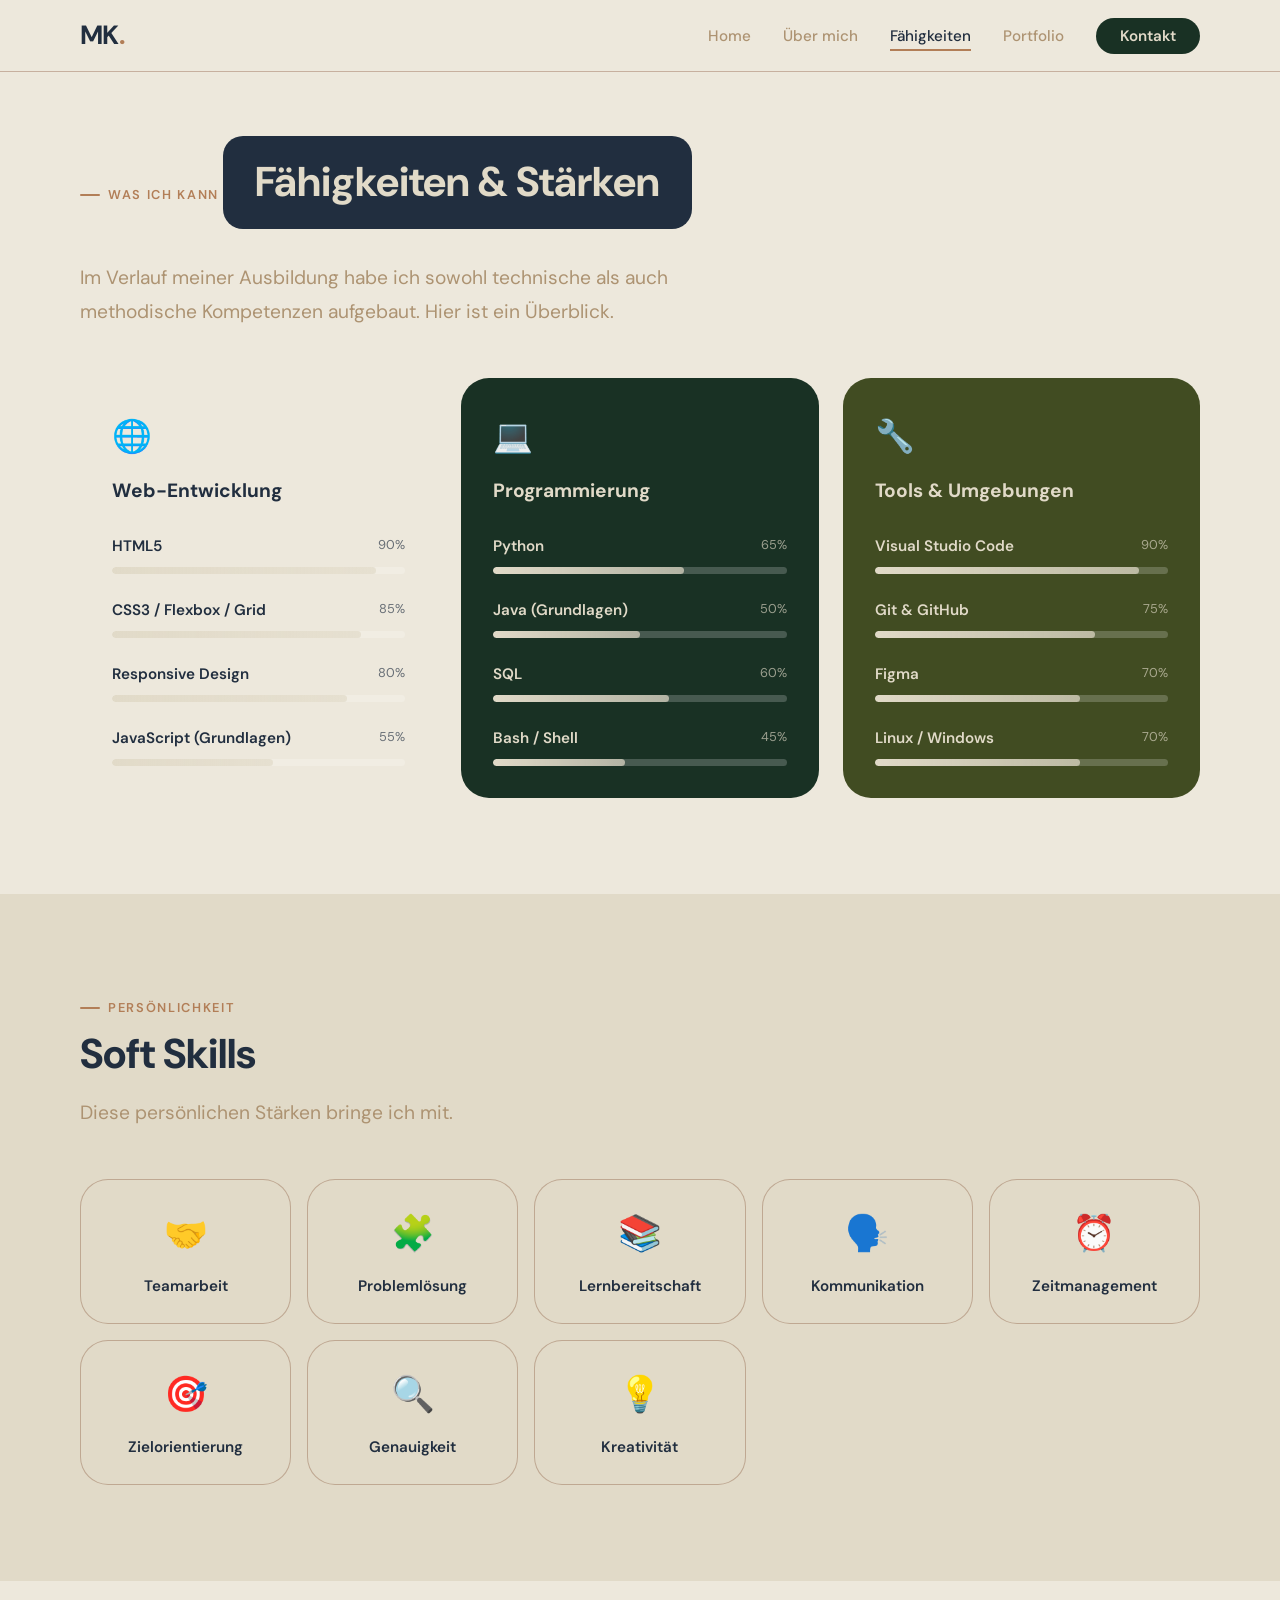
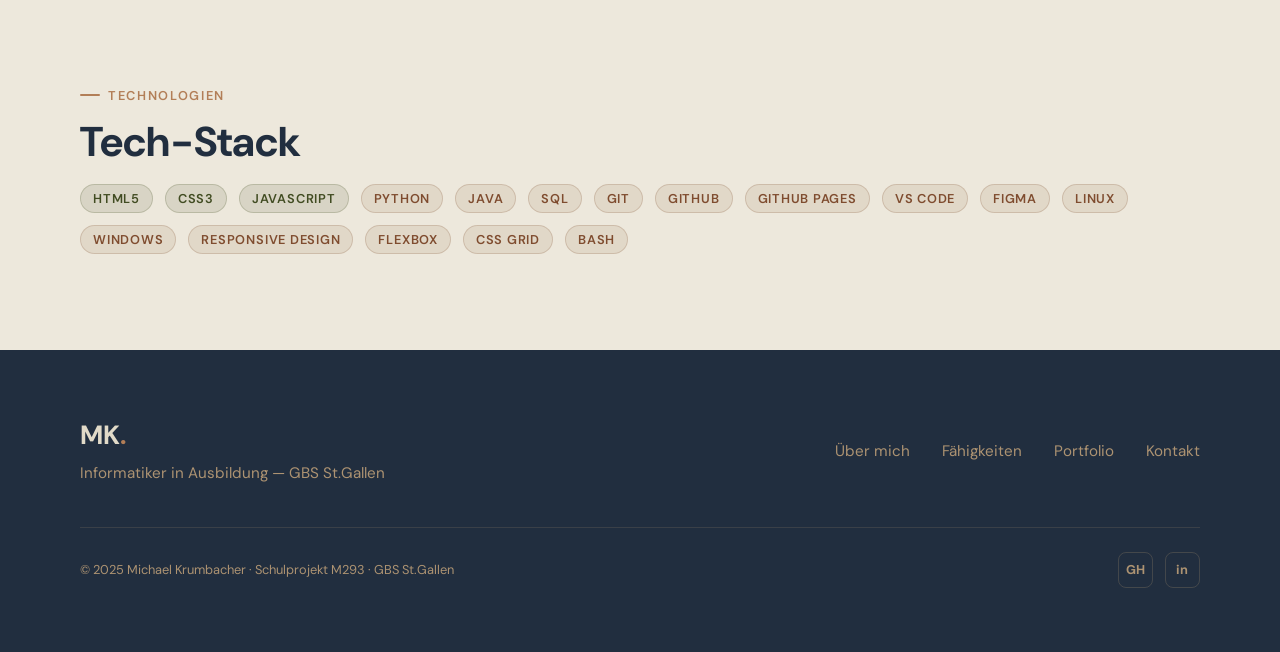
<file: skills.html>
<!DOCTYPE html>
<html lang="de">
<head>
  <meta charset="UTF-8" />
  <meta name="viewport" content="width=device-width, initial-scale=1.0" />
  <meta name="description" content="Fähigkeiten und Stärken von Michael Krumbacher — HTML, CSS, Python, Git und mehr." />
  <title>Fähigkeiten — Michael Krumbacher</title>
  <link rel="preconnect" href="https://fonts.googleapis.com" />
  <link rel="preconnect" href="https://fonts.gstatic.com" crossorigin />
  <link href="https://fonts.googleapis.com/css2?family=DM+Sans:ital,opsz,wght@0,9..40,400;0,9..40,500;0,9..40,600;0,9..40,700;0,9..40,800;1,9..40,400&display=swap" rel="stylesheet" />
  <link rel="stylesheet" href="css/variables.css" />
  <link rel="stylesheet" href="css/base.css" />
  <link rel="stylesheet" href="css/nav.css" />
  <link rel="stylesheet" href="css/components.css" />
  <link rel="stylesheet" href="css/layout.css" />
  <link rel="stylesheet" href="css/footer.css" />
</head>
<body>

<a class="skip-link" href="#main">Zum Inhalt springen</a>

<nav class="nav" role="navigation" aria-label="Hauptnavigation" id="nav">
  <div class="container nav__inner">
    <a href="index.html" class="nav__logo">MK<span>.</span></a>
    <button class="nav__toggle" aria-expanded="false" aria-controls="nav-menu" aria-label="Menü öffnen">
      <span class="nav__toggle-bar"></span>
      <span class="nav__toggle-bar"></span>
      <span class="nav__toggle-bar"></span>
    </button>
    <ul class="nav__links" id="nav-menu" role="list">
      <li><a href="index.html"     class="nav__link">Home</a></li>
      <li><a href="about.html"     class="nav__link">Über mich</a></li>
      <li><a href="skills.html"    class="nav__link active" aria-current="page">Fähigkeiten</a></li>
      <li><a href="portfolio.html" class="nav__link">Portfolio</a></li>
      <li><a href="contact.html"   class="nav__cta">Kontakt</a></li>
    </ul>
  </div>
</nav>

<main id="main">

  <!-- PAGE HEADER -->
  <section class="skills-page section--bg" aria-labelledby="skills-title">
    <div class="container">
      <span class="label">Was ich kann</span>
      <div class="section-header-box" id="skills-title">Fähigkeiten &amp; Stärken</div>
      <p class="section-intro">
        Im Verlauf meiner Ausbildung habe ich sowohl technische als auch
        methodische Kompetenzen aufgebaut. Hier ist ein Überblick.
      </p>

      <!-- === TECH SKILLS — braune und grüne Karten === -->
      <div class="skills-grid">

        <!-- Web -->
        <article class="skill-cat fig-card--coffee" aria-labelledby="web-cat">
          <div class="skill-cat__icon" aria-hidden="true">🌐</div>
          <h3 class="skill-cat__title" id="web-cat">Web-Entwicklung</h3>
          <ul class="skill-cat__list" role="list">
            <li class="skill-item" role="listitem">
              <div class="skill-item__head">
                <span class="skill-item__name">HTML5</span>
                <span class="skill-item__pct" aria-label="90 Prozent">90%</span>
              </div>
              <div class="skill-track" role="progressbar" aria-valuenow="90" aria-valuemin="0" aria-valuemax="100">
                <div class="skill-fill" style="width:90%;"></div>
              </div>
            </li>
            <li class="skill-item" role="listitem">
              <div class="skill-item__head">
                <span class="skill-item__name">CSS3 / Flexbox / Grid</span>
                <span class="skill-item__pct" aria-label="85 Prozent">85%</span>
              </div>
              <div class="skill-track" role="progressbar" aria-valuenow="85" aria-valuemin="0" aria-valuemax="100">
                <div class="skill-fill" style="width:85%;"></div>
              </div>
            </li>
            <li class="skill-item" role="listitem">
              <div class="skill-item__head">
                <span class="skill-item__name">Responsive Design</span>
                <span class="skill-item__pct" aria-label="80 Prozent">80%</span>
              </div>
              <div class="skill-track" role="progressbar" aria-valuenow="80" aria-valuemin="0" aria-valuemax="100">
                <div class="skill-fill" style="width:80%;"></div>
              </div>
            </li>
            <li class="skill-item" role="listitem">
              <div class="skill-item__head">
                <span class="skill-item__name">JavaScript (Grundlagen)</span>
                <span class="skill-item__pct" aria-label="55 Prozent">55%</span>
              </div>
              <div class="skill-track" role="progressbar" aria-valuenow="55" aria-valuemin="0" aria-valuemax="100">
                <div class="skill-fill" style="width:55%;"></div>
              </div>
            </li>
          </ul>
        </article>

        <!-- Programmierung -->
        <article class="skill-cat fig-card--forest" aria-labelledby="prog-cat">
          <div class="skill-cat__icon" aria-hidden="true">💻</div>
          <h3 class="skill-cat__title" id="prog-cat">Programmierung</h3>
          <ul class="skill-cat__list" role="list">
            <li class="skill-item" role="listitem">
              <div class="skill-item__head">
                <span class="skill-item__name">Python</span>
                <span class="skill-item__pct" aria-label="65 Prozent">65%</span>
              </div>
              <div class="skill-track" role="progressbar" aria-valuenow="65" aria-valuemin="0" aria-valuemax="100">
                <div class="skill-fill" style="width:65%;"></div>
              </div>
            </li>
            <li class="skill-item" role="listitem">
              <div class="skill-item__head">
                <span class="skill-item__name">Java (Grundlagen)</span>
                <span class="skill-item__pct" aria-label="50 Prozent">50%</span>
              </div>
              <div class="skill-track" role="progressbar" aria-valuenow="50" aria-valuemin="0" aria-valuemax="100">
                <div class="skill-fill" style="width:50%;"></div>
              </div>
            </li>
            <li class="skill-item" role="listitem">
              <div class="skill-item__head">
                <span class="skill-item__name">SQL</span>
                <span class="skill-item__pct" aria-label="60 Prozent">60%</span>
              </div>
              <div class="skill-track" role="progressbar" aria-valuenow="60" aria-valuemin="0" aria-valuemax="100">
                <div class="skill-fill" style="width:60%;"></div>
              </div>
            </li>
            <li class="skill-item" role="listitem">
              <div class="skill-item__head">
                <span class="skill-item__name">Bash / Shell</span>
                <span class="skill-item__pct" aria-label="45 Prozent">45%</span>
              </div>
              <div class="skill-track" role="progressbar" aria-valuenow="45" aria-valuemin="0" aria-valuemax="100">
                <div class="skill-fill" style="width:45%;"></div>
              </div>
            </li>
          </ul>
        </article>

        <!-- Tools -->
        <article class="skill-cat fig-card--moss" aria-labelledby="tools-cat">
          <div class="skill-cat__icon" aria-hidden="true">🔧</div>
          <h3 class="skill-cat__title" id="tools-cat">Tools &amp; Umgebungen</h3>
          <ul class="skill-cat__list" role="list">
            <li class="skill-item" role="listitem">
              <div class="skill-item__head">
                <span class="skill-item__name">Visual Studio Code</span>
                <span class="skill-item__pct" aria-label="90 Prozent">90%</span>
              </div>
              <div class="skill-track" role="progressbar" aria-valuenow="90" aria-valuemin="0" aria-valuemax="100">
                <div class="skill-fill" style="width:90%;"></div>
              </div>
            </li>
            <li class="skill-item" role="listitem">
              <div class="skill-item__head">
                <span class="skill-item__name">Git &amp; GitHub</span>
                <span class="skill-item__pct" aria-label="75 Prozent">75%</span>
              </div>
              <div class="skill-track" role="progressbar" aria-valuenow="75" aria-valuemin="0" aria-valuemax="100">
                <div class="skill-fill" style="width:75%;"></div>
              </div>
            </li>
            <li class="skill-item" role="listitem">
              <div class="skill-item__head">
                <span class="skill-item__name">Figma</span>
                <span class="skill-item__pct" aria-label="70 Prozent">70%</span>
              </div>
              <div class="skill-track" role="progressbar" aria-valuenow="70" aria-valuemin="0" aria-valuemax="100">
                <div class="skill-fill" style="width:70%;"></div>
              </div>
            </li>
            <li class="skill-item" role="listitem">
              <div class="skill-item__head">
                <span class="skill-item__name">Linux / Windows</span>
                <span class="skill-item__pct" aria-label="70 Prozent">70%</span>
              </div>
              <div class="skill-track" role="progressbar" aria-valuenow="70" aria-valuemin="0" aria-valuemax="100">
                <div class="skill-fill" style="width:70%;"></div>
              </div>
            </li>
          </ul>
        </article>

      </div>
    </div>
  </section>

  <!-- SOFT SKILLS -->
  <section class="section section--sand" aria-labelledby="soft-title">
    <div class="container">
      <span class="label">Persönlichkeit</span>
      <h2 class="section-title" id="soft-title">Soft Skills</h2>
      <p class="section-intro">Diese persönlichen Stärken bringe ich mit.</p>

      <div class="soft-grid" role="list">
        <article class="soft-card" role="listitem">
          <div class="soft-card__icon" aria-hidden="true">🤝</div>
          <div class="soft-card__label">Teamarbeit</div>
        </article>
        <article class="soft-card" role="listitem">
          <div class="soft-card__icon" aria-hidden="true">🧩</div>
          <div class="soft-card__label">Problemlösung</div>
        </article>
        <article class="soft-card" role="listitem">
          <div class="soft-card__icon" aria-hidden="true">📚</div>
          <div class="soft-card__label">Lernbereitschaft</div>
        </article>
        <article class="soft-card" role="listitem">
          <div class="soft-card__icon" aria-hidden="true">🗣️</div>
          <div class="soft-card__label">Kommunikation</div>
        </article>
        <article class="soft-card" role="listitem">
          <div class="soft-card__icon" aria-hidden="true">⏰</div>
          <div class="soft-card__label">Zeitmanagement</div>
        </article>
        <article class="soft-card" role="listitem">
          <div class="soft-card__icon" aria-hidden="true">🎯</div>
          <div class="soft-card__label">Zielorientierung</div>
        </article>
        <article class="soft-card" role="listitem">
          <div class="soft-card__icon" aria-hidden="true">🔍</div>
          <div class="soft-card__label">Genauigkeit</div>
        </article>
        <article class="soft-card" role="listitem">
          <div class="soft-card__icon" aria-hidden="true">💡</div>
          <div class="soft-card__label">Kreativität</div>
        </article>
      </div>
    </div>
  </section>

  <!-- TECH STACK TAGS -->
  <section class="section section--bg" aria-labelledby="stack-title">
    <div class="container">
      <span class="label">Technologien</span>
      <h2 class="section-title" id="stack-title">Tech-Stack</h2>
      <div style="display:flex;flex-wrap:wrap;gap:var(--sp-3);" role="list" aria-label="Technologien">
        <span class="tag tag--green" role="listitem">HTML5</span>
        <span class="tag tag--green" role="listitem">CSS3</span>
        <span class="tag tag--green" role="listitem">JavaScript</span>
        <span class="tag" role="listitem">Python</span>
        <span class="tag" role="listitem">Java</span>
        <span class="tag" role="listitem">SQL</span>
        <span class="tag" role="listitem">Git</span>
        <span class="tag" role="listitem">GitHub</span>
        <span class="tag" role="listitem">GitHub Pages</span>
        <span class="tag" role="listitem">VS Code</span>
        <span class="tag" role="listitem">Figma</span>
        <span class="tag" role="listitem">Linux</span>
        <span class="tag" role="listitem">Windows</span>
        <span class="tag" role="listitem">Responsive Design</span>
        <span class="tag" role="listitem">Flexbox</span>
        <span class="tag" role="listitem">CSS Grid</span>
        <span class="tag" role="listitem">Bash</span>
      </div>
    </div>
  </section>

</main>

<footer class="footer" role="contentinfo">
  <div class="container">
    <div class="footer__grid">
      <div><div class="footer__logo">MK<span>.</span></div><p class="footer__tagline">Informatiker in Ausbildung — GBS St.Gallen</p></div>
      <nav aria-label="Footernavigation"><ul class="footer__links" role="list"><li><a href="about.html" class="footer__link">Über mich</a></li><li><a href="skills.html" class="footer__link">Fähigkeiten</a></li><li><a href="portfolio.html" class="footer__link">Portfolio</a></li><li><a href="contact.html" class="footer__link">Kontakt</a></li></ul></nav>
    </div>
    <div class="footer__bottom">
      <p class="footer__copy">© 2025 Michael Krumbacher · Schulprojekt M293 · GBS St.Gallen</p>
      <div class="footer__socials" aria-label="Social Media"><a href="https://github.com/Milchael-gbs" target="_blank" rel="noopener" class="footer__social" aria-label="GitHub">GH</a><a href="#" class="footer__social" aria-label="LinkedIn">in</a></div>
    </div>
  </div>
</footer>
<script>
(function(){var t=document.querySelector('.nav__toggle'),m=document.querySelector('.nav__links'),n=document.getElementById('nav');if(!t||!m)return;t.addEventListener('click',function(){var o=t.getAttribute('aria-expanded')==='true';t.setAttribute('aria-expanded',String(!o));m.classList.toggle('open');});document.addEventListener('click',function(e){if(!e.target.closest('.nav')){t.setAttribute('aria-expanded','false');m.classList.remove('open');}});window.addEventListener('scroll',function(){n.classList.toggle('scrolled',window.scrollY>40);},{passive:true});})();
</script>
</body>
</html>
</file>
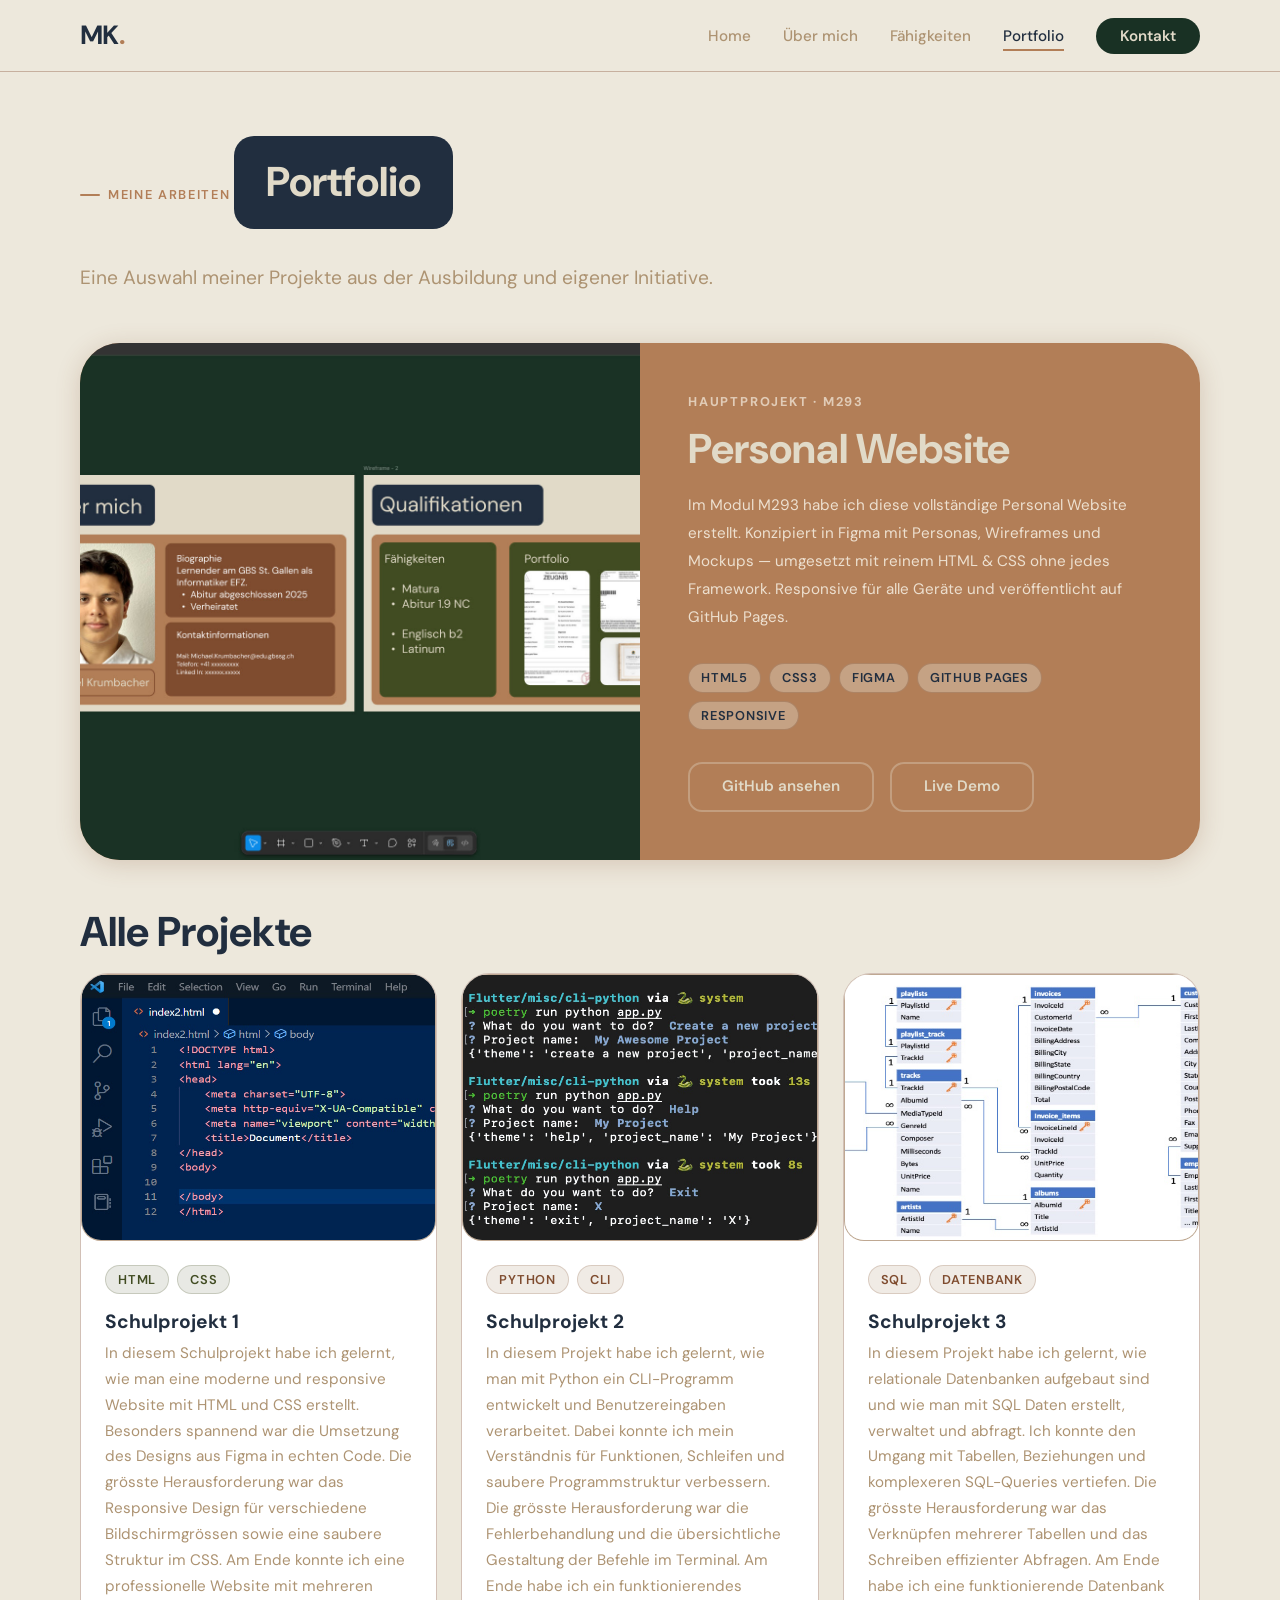
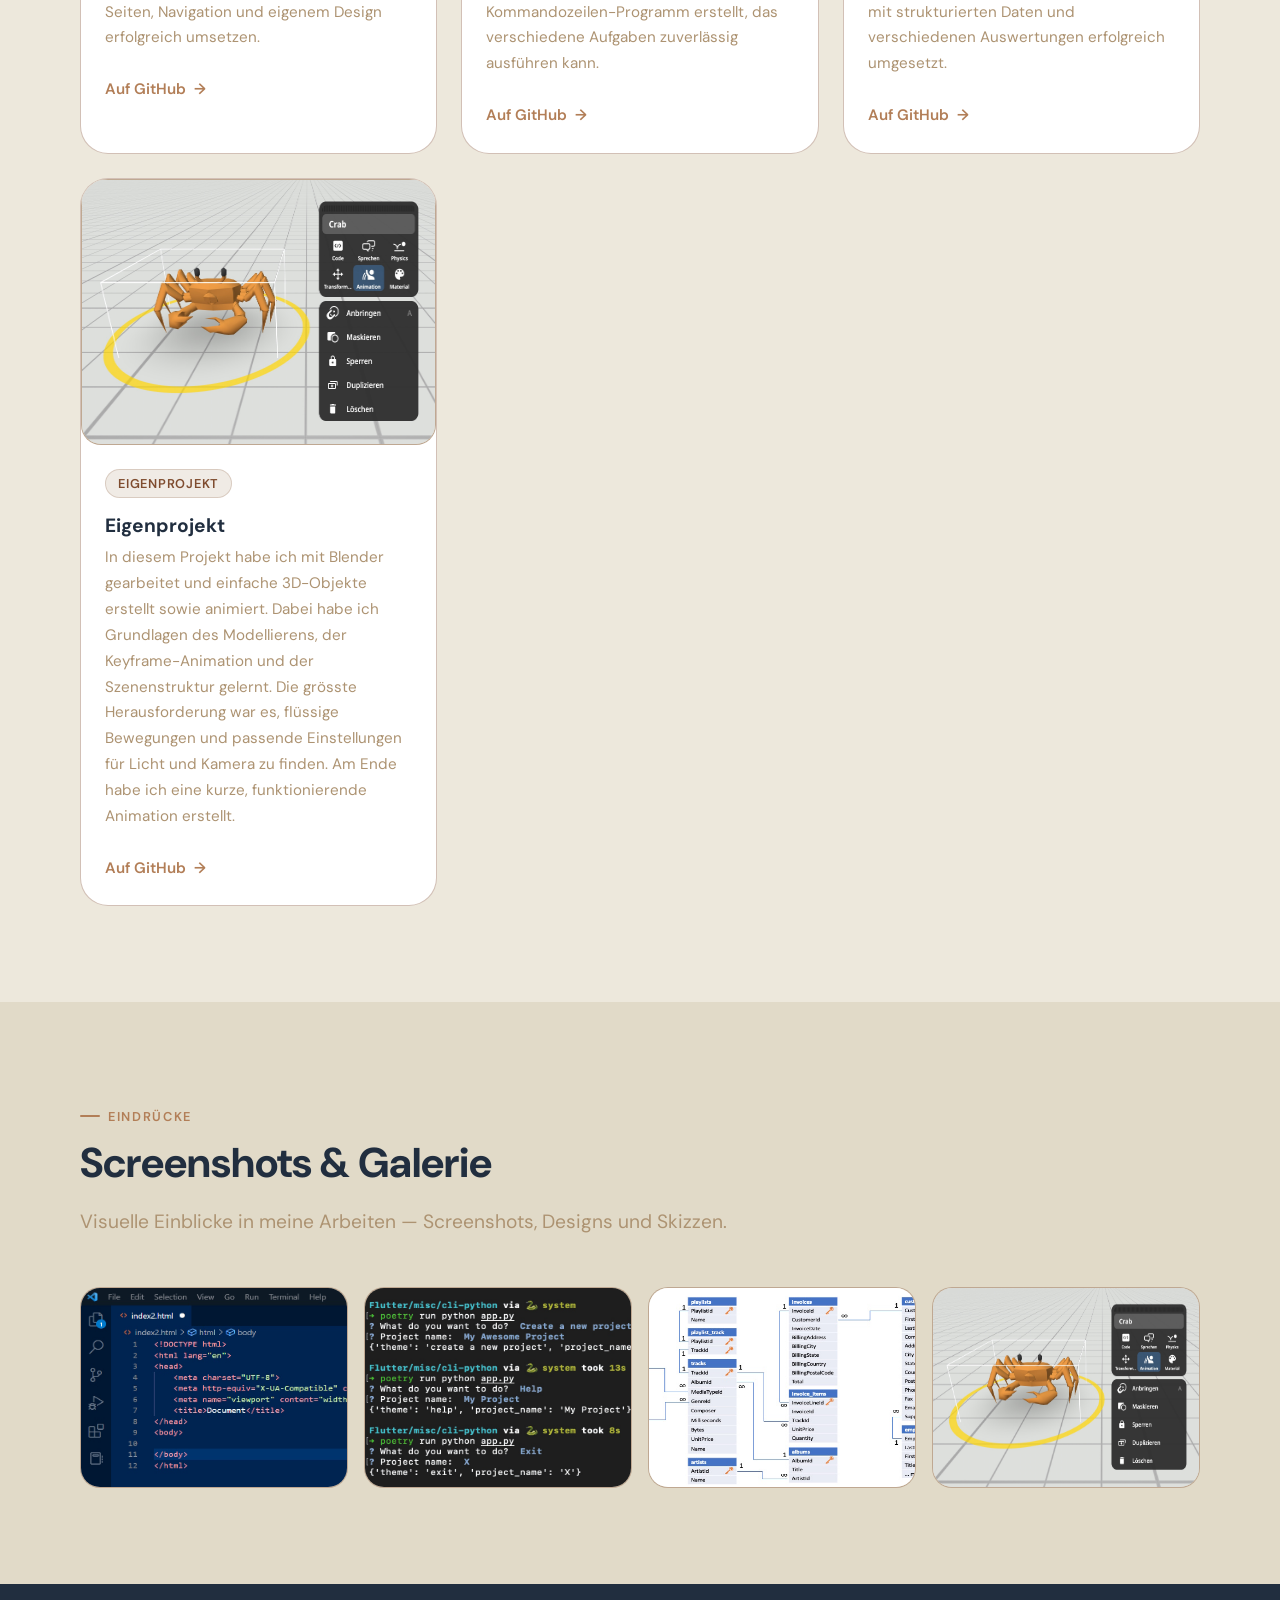
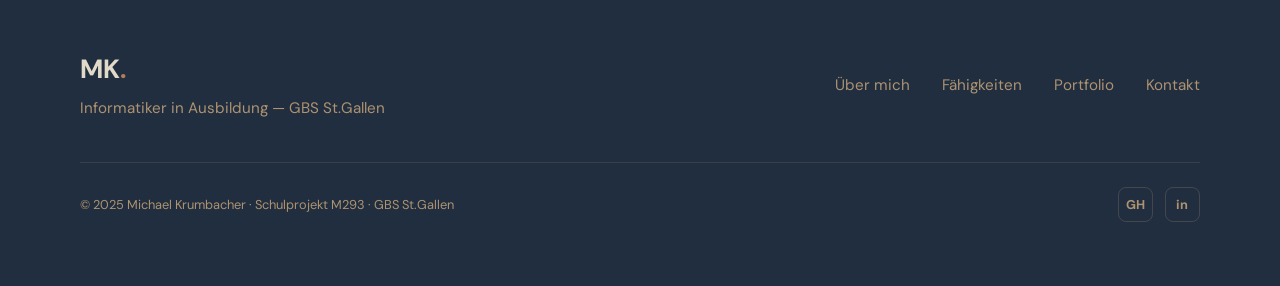
<file: assets/images/portfolio.html>
<!DOCTYPE html>
<html lang="de">
<head>
  <meta charset="UTF-8" />
  <meta name="viewport" content="width=device-width, initial-scale=1.0" />
  <meta name="description" content="Portfolio von Michael Krumbacher — Projekte aus Ausbildung und privater Initiative." />
  <title>Portfolio — Michael Krumbacher</title>
  <link rel="preconnect" href="https://fonts.googleapis.com" />
  <link rel="preconnect" href="https://fonts.gstatic.com" crossorigin />
  <link href="https://fonts.googleapis.com/css2?family=DM+Sans:ital,opsz,wght@0,9..40,400;0,9..40,500;0,9..40,600;0,9..40,700;0,9..40,800;1,9..40,400&display=swap" rel="stylesheet" />
  <link rel="stylesheet" href="css/variables.css" />
  <link rel="stylesheet" href="css/base.css" />
  <link rel="stylesheet" href="css/nav.css" />
  <link rel="stylesheet" href="css/components.css" />
  <link rel="stylesheet" href="css/layout.css" />
  <link rel="stylesheet" href="css/footer.css" />
</head>
<body>

<a class="skip-link" href="#main">Zum Inhalt springen</a>

<nav class="nav" role="navigation" aria-label="Hauptnavigation" id="nav">
  <div class="container nav__inner">
    <a href="index.html" class="nav__logo">MK<span>.</span></a>
    <button class="nav__toggle" aria-expanded="false" aria-controls="nav-menu" aria-label="Menü öffnen">
      <span class="nav__toggle-bar"></span>
      <span class="nav__toggle-bar"></span>
      <span class="nav__toggle-bar"></span>
    </button>
    <ul class="nav__links" id="nav-menu" role="list">
      <li><a href="index.html"     class="nav__link">Home</a></li>
      <li><a href="about.html"     class="nav__link">Über mich</a></li>
      <li><a href="skills.html"    class="nav__link">Fähigkeiten</a></li>
      <li><a href="portfolio.html" class="nav__link active" aria-current="page">Portfolio</a></li>
      <li><a href="contact.html"   class="nav__cta">Kontakt</a></li>
    </ul>
  </div>
</nav>

<main id="main">

  <!-- PAGE HEADER -->
  <section class="portfolio-page section--bg" aria-labelledby="port-title">
    <div class="container">
      <span class="label">Meine Arbeiten</span>
      <div class="section-header-box" id="port-title">Portfolio</div>
      <p class="section-intro">
        Eine Auswahl meiner Projekte aus der Ausbildung und eigener Initiative.
      </p>

      <!-- FEATURED PROJECT -->
      <div class="port-featured" role="article" aria-labelledby="feat-title">
        <!--
          Screenshot einfügen:
          <img src="assets/images/project-main.jpg" alt="Screenshot Personal Website M293"
               style="width:100%;height:100%;object-fit:cover;" loading="lazy" />
        -->
        <div class="port-featured__img-wrap">
		  <img
			src="assets/images/project-main.jpg"
			alt="Screenshot Personal Website M293"
			style="width:100%; height:100%; object-fit:cover;"
			loading="lazy"
		  />
		</div>

        <div class="port-featured__body">
          <p class="port-featured__kicker">Hauptprojekt · M293</p>
          <h2 class="port-featured__title" id="feat-title">Personal Website</h2>
          <p class="port-featured__desc">
            Im Modul M293 habe ich diese vollständige Personal Website erstellt.
            Konzipiert in Figma mit Personas, Wireframes und Mockups — umgesetzt
            mit reinem HTML &amp; CSS ohne jedes Framework. Responsive für alle
            Geräte und veröffentlicht auf GitHub Pages.
          </p>
          <div style="display:flex;flex-wrap:wrap;gap:var(--sp-2);margin-bottom:var(--sp-8);" role="list" aria-label="Technologien">
            <span class="tag tag--sand" role="listitem">HTML5</span>
            <span class="tag tag--sand" role="listitem">CSS3</span>
            <span class="tag tag--sand" role="listitem">Figma</span>
            <span class="tag tag--sand" role="listitem">GitHub Pages</span>
            <span class="tag tag--sand" role="listitem">Responsive</span>
          </div>
          <div style="display:flex;gap:var(--sp-4);flex-wrap:wrap;">
            <a href="https://github.com/Milchael-gbs/M293" target="_blank" rel="noopener" class="btn btn--outline-light">GitHub ansehen</a>
            <a href="https://milchael-gbs.github.io/M293" target="_blank" rel="noopener" class="btn btn--outline-light">Live Demo</a>
          </div>
        </div>
      </div>

      <!-- PROJECT GRID -->
      <h2 class="section-title">Alle Projekte</h2>
      <div class="port-grid" role="list">

        <article class="port-card" role="listitem" aria-labelledby="p1-title">
          <img
		  src="assets/images/gallery-1.jpg"
		  alt="Screenshot Projekt 1"
		  class="gallery-ph"
		  loading="lazy"
		/>
          <div class="port-card__body">
            <div class="port-card__tags" role="list" aria-label="Technologien">
              <span class="tag tag--green" role="listitem">HTML</span>
              <span class="tag tag--green" role="listitem">CSS</span>
            </div>
            <h3 class="port-card__title" id="p1-title">Schulprojekt 1</h3>
            <p class="port-card__desc">In diesem Schulprojekt habe ich gelernt, wie man eine moderne und responsive Website mit HTML und CSS erstellt. Besonders spannend war die Umsetzung des Designs aus Figma in echten Code. Die grösste Herausforderung war das Responsive Design für verschiedene Bildschirmgrössen sowie eine saubere Struktur im CSS. Am Ende konnte ich eine professionelle Website mit mehreren Seiten, Navigation und eigenem Design erfolgreich umsetzen.
			</p>
            <a href="#" class="port-card__link" aria-label="Schulprojekt 1 auf GitHub">Auf GitHub</a>
          </div>
        </article>

        <article class="port-card" role="listitem" aria-labelledby="p2-title">
          <img
		  src="assets/images/gallery-2.jpg"
		  alt="Screenshot Projekt 2"
		  class="gallery-ph"
		  loading="lazy"
		/>
          <div class="port-card__body">
            <div class="port-card__tags" role="list" aria-label="Technologien">
              <span class="tag" role="listitem">Python</span>
              <span class="tag" role="listitem">CLI</span>
            </div>
            <h3 class="port-card__title" id="p2-title">Schulprojekt 2</h3>
            <p class="port-card__desc">In diesem Projekt habe ich gelernt, wie man mit Python ein CLI-Programm entwickelt und Benutzereingaben verarbeitet. Dabei konnte ich mein Verständnis für Funktionen, Schleifen und saubere Programmstruktur verbessern. Die grösste Herausforderung war die Fehlerbehandlung und die übersichtliche Gestaltung der Befehle im Terminal. Am Ende habe ich ein funktionierendes Kommandozeilen-Programm erstellt, das verschiedene Aufgaben zuverlässig ausführen kann.
			</p>
            <a href="#" class="port-card__link" aria-label="Schulprojekt 2 auf GitHub">Auf GitHub</a>
          </div>
        </article>

        <article class="port-card" role="listitem" aria-labelledby="p3-title">
          <img
		  src="assets/images/gallery-3.jpg"
		  alt="Screenshot Projekt 3"
		  class="gallery-ph"
		  loading="lazy"
		/>
          <div class="port-card__body">
            <div class="port-card__tags" role="list" aria-label="Technologien">
              <span class="tag" role="listitem">SQL</span>
              <span class="tag" role="listitem">Datenbank</span>
            </div>
            <h3 class="port-card__title" id="p3-title">Schulprojekt 3</h3>
            <p class="port-card__desc">In diesem Projekt habe ich gelernt, wie relationale Datenbanken aufgebaut sind und wie man mit SQL Daten erstellt, verwaltet und abfragt. Ich konnte den Umgang mit Tabellen, Beziehungen und komplexeren SQL-Queries vertiefen. Die grösste Herausforderung war das Verknüpfen mehrerer Tabellen und das Schreiben effizienter Abfragen. Am Ende habe ich eine funktionierende Datenbank mit strukturierten Daten und verschiedenen Auswertungen erfolgreich umgesetzt.
			</p>
            <a href="#" class="port-card__link" aria-label="Schulprojekt 3 auf GitHub">Auf GitHub</a>
          </div>
        </article>

        <article class="port-card" role="listitem" aria-labelledby="p4-title">
          <img
		  src="assets/images/gallery-4.jpg"
		  alt="Screenshot Projekt 4"
		  class="gallery-ph"
		  loading="lazy"
		/>
          <div class="port-card__body">
            <div class="port-card__tags" role="list" aria-label="Technologien">
              <span class="tag" role="listitem">Eigenprojekt</span>
            </div>
            <h3 class="port-card__title" id="p4-title">Eigenprojekt</h3>
            <p class="port-card__desc">In diesem Projekt habe ich mit Blender gearbeitet und einfache 3D-Objekte erstellt sowie animiert. Dabei habe ich Grundlagen des Modellierens, der Keyframe-Animation und der Szenenstruktur gelernt.

Die grösste Herausforderung war es, flüssige Bewegungen und passende Einstellungen für Licht und Kamera zu finden. Am Ende habe ich eine kurze, funktionierende Animation erstellt.</p>
            <a href="#" class="port-card__link" aria-label="Eigenprojekt auf GitHub">Auf GitHub</a>
          </div>
        </article>

      </div>
    </div>
  </section>

  <!-- GALERIE -->
  <section class="section section--sand" aria-labelledby="gallery-title">
    <div class="container">
      <span class="label">Eindrücke</span>
      <h2 class="section-title" id="gallery-title">Screenshots &amp; Galerie</h2>
      <p class="section-intro">Visuelle Einblicke in meine Arbeiten — Screenshots, Designs und Skizzen.</p>

      <div class="gallery-grid" role="list" aria-label="Bildergalerie">
        <img
		  src="assets/images/gallery-1.jpg"
		  alt="Screenshot Projekt 1"
		  class="gallery-ph"
		  loading="lazy"
		/>
        <img
		  src="assets/images/gallery-2.jpg"
		  alt="Screenshot Projekt 2"
		  class="gallery-ph"
		  loading="lazy"
		/>
        <img
		  src="assets/images/gallery-3.jpg"
		  alt="Screenshot Projekt 3"
		  class="gallery-ph"
		  loading="lazy"
		/>
        <img
		  src="assets/images/gallery-4.jpg"
		  alt="Screenshot Projekt 4"
		  class="gallery-ph"
		  loading="lazy"
		/>
      </div>
    </div>
  </section>

</main>

<footer class="footer" role="contentinfo">
  <div class="container">
    <div class="footer__grid">
      <div><div class="footer__logo">MK<span>.</span></div><p class="footer__tagline">Informatiker in Ausbildung — GBS St.Gallen</p></div>
      <nav aria-label="Footernavigation"><ul class="footer__links" role="list"><li><a href="about.html" class="footer__link">Über mich</a></li><li><a href="skills.html" class="footer__link">Fähigkeiten</a></li><li><a href="portfolio.html" class="footer__link">Portfolio</a></li><li><a href="contact.html" class="footer__link">Kontakt</a></li></ul></nav>
    </div>
    <div class="footer__bottom">
      <p class="footer__copy">© 2025 Michael Krumbacher · Schulprojekt M293 · GBS St.Gallen</p>
      <div class="footer__socials" aria-label="Social Media"><a href="https://github.com/Milchael-gbs" target="_blank" rel="noopener" class="footer__social" aria-label="GitHub">GH</a><a href="#" class="footer__social" aria-label="LinkedIn">in</a></div>
    </div>
  </div>
</footer>
<script>
(function(){var t=document.querySelector('.nav__toggle'),m=document.querySelector('.nav__links'),n=document.getElementById('nav');if(!t||!m)return;t.addEventListener('click',function(){var o=t.getAttribute('aria-expanded')==='true';t.setAttribute('aria-expanded',String(!o));m.classList.toggle('open');});document.addEventListener('click',function(e){if(!e.target.closest('.nav')){t.setAttribute('aria-expanded','false');m.classList.remove('open');}});window.addEventListener('scroll',function(){n.classList.toggle('scrolled',window.scrollY>40);},{passive:true});})();
</script>
</body>
</html>
</file>
<file: css/variables.css>
/* ============================================================
   DESIGN TOKENS — exakt aus Figma-Screenshots
   ============================================================ */
:root {
  /* === FIGMA PALETTE (exakt) === */
  --sand:    #E1DAC8;
  --stone:   #AD9372;
  --coffee:  #B27E57;
  --ochre:   #7F4C2F;
  --gum:     #7E896B;
  --moss:    #414C22;
  --forest:  #193124;
  --basalt:  #212E3F;

  /* === SEMANTIK === */
  --bg:          #EDE8DC;   /* Seite Hintergrund (heller als Sand) */
  --bg-sand:     var(--sand);
  --bg-card:     var(--coffee);      /* braune Cards */
  --bg-card-alt: var(--forest);      /* grüne Cards */
  --bg-header:   var(--basalt);      /* Dunkelblau Header-Boxen */
  --surface:     #FFFFFF;

  --border:     rgba(127,76,47,0.2);
  --border-mid: rgba(127,76,47,0.35);

  /* Text */
  --text-dark:   var(--basalt);
  --text-light:  var(--sand);
  --text-muted:  var(--stone);
  --text-on-coffee: #F5EDE0;
  --text-on-forest: var(--sand);

  /* === TYPOGRAPHY === */
  --font: 'DM Sans', sans-serif;

  /* Fluid sizes */
  --fs-xs:   clamp(0.7rem,  1.4vw, 0.8rem);
  --fs-sm:   clamp(0.85rem, 1.7vw, 0.95rem);
  --fs-base: clamp(1rem,    1.9vw, 1.05rem);
  --fs-md:   clamp(1.1rem,  2.1vw, 1.2rem);
  --fs-lg:   clamp(1.35rem, 2.8vw, 1.65rem);
  --fs-xl:   clamp(1.8rem,  4.5vw, 2.6rem);
  --fs-2xl:  clamp(2.5rem,  6vw,   4rem);

  /* === SPACING === */
  --sp-1: 0.25rem;
  --sp-2: 0.5rem;
  --sp-3: 0.75rem;
  --sp-4: 1rem;
  --sp-5: 1.25rem;
  --sp-6: 1.5rem;
  --sp-8: 2rem;
  --sp-10: 2.5rem;
  --sp-12: 3rem;
  --sp-16: 4rem;
  --sp-20: 5rem;
  --sp-24: 6rem;

  /* === SHAPE === */
  --r-sm:   0.5rem;
  --r-md:   0.875rem;
  --r-lg:   1.25rem;
  --r-xl:   1.75rem;
  --r-2xl:  2.5rem;   /* grosse Karten wie im Mockup */

  /* === NAV === */
  --nav-h: 4.5rem;

  /* === TRANSITIONS === */
  --t-fast: 140ms ease;
  --t-base: 260ms ease;
  --t-slow: 420ms ease;

  /* === SHADOWS (warm) === */
  --sh-sm:  0 2px 8px  rgba(33,46,63,0.12);
  --sh-md:  0 4px 20px rgba(33,46,63,0.15);
  --sh-lg:  0 8px 40px rgba(33,46,63,0.2);
  --sh-warm:0 4px 24px rgba(127,76,47,0.22);
}
</file>
<file: css/base.css>
/* ============================================================
   RESET & BASE
   ============================================================ */
*, *::before, *::after { box-sizing: border-box; margin: 0; padding: 0; }
html { scroll-behavior: smooth; -webkit-text-size-adjust: 100%; }

body {
  font-family: var(--font);
  font-size: var(--fs-base);
  line-height: 1.65;
  color: var(--text-dark);
  background-color: var(--bg);
  min-height: 100vh;
  -webkit-font-smoothing: antialiased;
}

img, video { max-width: 100%; height: auto; display: block; }
a { color: inherit; text-decoration: none; }
ul, ol { list-style: none; }
button, input, textarea, select { font: inherit; color: inherit; }
button { cursor: pointer; border: none; background: none; }
h1,h2,h3,h4,h5,h6 { font-family: var(--font); line-height: 1.2; color: var(--text-dark); }
p { line-height: 1.7; }

/* === LAYOUT === */
.container {
  width: 100%;
  max-width: 1200px;
  margin-inline: auto;
  padding-inline: var(--sp-10);
}

.section { padding-block: var(--sp-24); }
.section--sm { padding-block: var(--sp-16); }
.section--sand { background-color: var(--bg-sand); }
.section--bg   { background-color: var(--bg); }

/* === TYPOGRAPHY HELPERS === */
.label {
  display: inline-flex;
  align-items: center;
  gap: var(--sp-2);
  font-size: var(--fs-xs);
  font-weight: 600;
  letter-spacing: 0.13em;
  text-transform: uppercase;
  color: var(--coffee);
  margin-bottom: var(--sp-3);
}
.label::before {
  content: '';
  width: 1.25rem; height: 2px;
  background: var(--coffee);
  border-radius: 1px;
  flex-shrink: 0;
}

.section-title {
  font-size: var(--fs-xl);
  font-weight: 700;
  color: var(--text-dark);
  margin-bottom: var(--sp-4);
}
.section-intro {
  max-width: 52ch;
  color: var(--stone);
  font-size: var(--fs-md);
  line-height: 1.8;
  margin-bottom: var(--sp-12);
}

/* === SKIP LINK === */
.skip-link {
  position: absolute; top: -100%; left: var(--sp-4);
  background: var(--coffee); color: #fff;
  padding: var(--sp-2) var(--sp-4);
  border-radius: var(--r-sm); font-weight: 600; z-index: 9999;
  transition: top var(--t-fast);
}
.skip-link:focus { top: var(--sp-4); }
.sr-only { position: absolute; width: 1px; height: 1px; overflow: hidden; clip: rect(0,0,0,0); }

/* === DIVIDER === */
.divider {
  width: 3rem; height: 3px;
  background: linear-gradient(90deg, var(--coffee), var(--moss));
  border-radius: 2px; margin-bottom: var(--sp-10);
}
</file>
<file: css/nav.css>
/* ============================================================
   NAV
   ============================================================ */
.nav {
  position: fixed; top: 0; left: 0; right: 0;
  height: var(--nav-h);
  background: rgba(237,232,220,0.93);
  backdrop-filter: blur(14px);
  -webkit-backdrop-filter: blur(14px);
  border-bottom: 1px solid var(--border-mid);
  z-index: 1000;
  transition: box-shadow var(--t-base);
}
.nav.scrolled { box-shadow: var(--sh-md); }

.nav__inner {
  display: flex;
  align-items: center;
  justify-content: space-between;
  height: 100%;
}

/* Logo */
.nav__logo {
  font-size: var(--fs-lg);
  font-weight: 700;
  color: var(--basalt);
  letter-spacing: -0.02em;
  transition: color var(--t-fast);
}
.nav__logo span { color: var(--coffee); }
.nav__logo:hover { color: var(--coffee); }

/* Links */
.nav__links {
  display: flex;
  align-items: center;
  gap: var(--sp-8);
}

.nav__link {
  font-size: var(--fs-sm);
  font-weight: 500;
  color: var(--stone);
  padding-bottom: 3px;
  border-bottom: 2px solid transparent;
  transition: color var(--t-fast), border-color var(--t-fast);
}
.nav__link:hover,
.nav__link.active {
  color: var(--basalt);
  border-bottom-color: var(--coffee);
}

/* CTA pill */
.nav__cta {
  font-size: var(--fs-sm);
  font-weight: 600;
  color: var(--sand);
  background: var(--forest);
  padding: var(--sp-2) var(--sp-6);
  border-radius: 999px;
  transition: background var(--t-fast), transform var(--t-fast), box-shadow var(--t-fast);
}
.nav__cta:hover {
  background: var(--basalt);
  transform: translateY(-1px);
  box-shadow: var(--sh-sm);
}
.nav__cta.active { background: var(--basalt); }

/* Hamburger */
.nav__toggle {
  display: none;
  flex-direction: column;
  gap: 5px;
  width: 2.5rem; height: 2.5rem;
  align-items: center; justify-content: center;
  padding: var(--sp-2);
}
.nav__toggle-bar {
  display: block; width: 22px; height: 2px;
  background: var(--basalt); border-radius: 2px;
  transition: transform var(--t-base), opacity var(--t-base);
  transform-origin: center;
}
.nav__toggle[aria-expanded="true"] .nav__toggle-bar:nth-child(1) { transform: translateY(7px) rotate(45deg); }
.nav__toggle[aria-expanded="true"] .nav__toggle-bar:nth-child(2) { opacity: 0; }
.nav__toggle[aria-expanded="true"] .nav__toggle-bar:nth-child(3) { transform: translateY(-7px) rotate(-45deg); }

/* === Responsive === */
@media (max-width: 780px) {
  .nav__toggle { display: flex; }
  .nav__links {
    display: none;
    position: fixed;
    top: var(--nav-h); left: 0; right: 0;
    flex-direction: column; align-items: stretch;
    gap: 0;
    background: var(--bg);
    border-bottom: 1px solid var(--border-mid);
    padding: var(--sp-3) 0;
    box-shadow: var(--sh-md);
  }
  .nav__links.open { display: flex; }
  .nav__link {
    padding: var(--sp-4) var(--sp-10);
    border-bottom: none;
    border-left: 3px solid transparent;
    font-size: var(--fs-base);
  }
  .nav__link.active, .nav__link:hover {
    border-left-color: var(--coffee);
    background: rgba(178,126,87,0.08);
    color: var(--basalt);
  }
  .nav__cta {
    margin: var(--sp-3) var(--sp-10);
    text-align: center;
    border-radius: var(--r-sm);
    padding: var(--sp-3) var(--sp-6);
  }
}
</file>
<file: css/components.css>
/* ============================================================
   COMPONENTS — Figma card-style system
   ============================================================ */

/* === BUTTONS === */
.btn {
  display: inline-flex; align-items: center; justify-content: center;
  gap: var(--sp-2);
  font-family: var(--font); font-size: var(--fs-sm); font-weight: 600;
  padding: 0.65rem var(--sp-8);
  border-radius: var(--r-md);
  border: 2px solid transparent;
  cursor: pointer; text-decoration: none;
  transition: background var(--t-base), color var(--t-base), border-color var(--t-base),
              transform var(--t-fast), box-shadow var(--t-base);
}
.btn:hover { transform: translateY(-2px); }
.btn--forest  { background: var(--forest); color: var(--sand); }
.btn--forest:hover { background: var(--basalt); box-shadow: var(--sh-md); }
.btn--coffee  { background: var(--coffee); color: #fff; }
.btn--coffee:hover { background: var(--ochre); box-shadow: var(--sh-warm); }
.btn--outline {
  background: transparent; color: var(--basalt);
  border-color: var(--border-mid);
}
.btn--outline:hover { border-color: var(--coffee); color: var(--coffee); background: rgba(178,126,87,0.08); }
.btn--outline-light {
  background: transparent; color: var(--sand);
  border-color: rgba(225,218,200,0.35);
}
.btn--outline-light:hover { border-color: var(--sand); background: rgba(225,218,200,0.1); }

/* === FIGMA-STYLE CARD (braun) === */
/* Grosse runde Cards wie im Mockup/Wireframe */
.fig-card {
  background: var(--coffee);
  border-radius: var(--r-2xl);
  padding: var(--sp-8);
  color: var(--text-on-coffee);
  position: relative;
  overflow: hidden;
}
.fig-card--forest { background: var(--forest); color: var(--text-on-forest); }
.fig-card--moss   { background: var(--moss);   color: var(--text-on-forest); }
.fig-card--basalt { background: var(--basalt); color: var(--sand); }
.fig-card--sand   { background: var(--sand);   color: var(--basalt); }
.fig-card--surface{ background: #fff;           color: var(--basalt); border: 1px solid var(--border-mid); }

.fig-card__label {
  font-size: var(--fs-xs); font-weight: 700; letter-spacing: 0.1em;
  text-transform: uppercase; opacity: 0.7;
  margin-bottom: var(--sp-3);
}
.fig-card__title {
  font-size: var(--fs-lg); font-weight: 700;
  margin-bottom: var(--sp-3);
  color: inherit;
}
.fig-card__text {
  font-size: var(--fs-sm); line-height: 1.75;
  opacity: 0.88;
}

/* === SMALL CARDS === */
.card-sm {
  background: var(--coffee);
  border-radius: var(--r-lg);
  padding: var(--sp-5) var(--sp-6);
  color: var(--text-on-coffee);
  transition: transform var(--t-base), box-shadow var(--t-base);
}
.card-sm:hover { transform: translateY(-3px); box-shadow: var(--sh-warm); }
.card-sm--forest { background: var(--forest); color: var(--sand); }
.card-sm--moss   { background: var(--moss);   color: var(--sand); }
.card-sm--gum    { background: var(--gum);    color: var(--basalt); }
.card-sm--basalt { background: var(--basalt); color: var(--sand); }
.card-sm--sand   { background: var(--sand);   color: var(--basalt); border: 1px solid var(--border-mid); }

/* === SECTION HEADER BOX (aus Wireframe – Basalt-Box mit weissem Text) === */
.section-header-box {
  display: inline-block;
  background: var(--basalt);
  color: var(--sand);
  padding: var(--sp-3) var(--sp-8);
  border-radius: var(--r-lg);
  font-size: var(--fs-xl);
  font-weight: 700;
  margin-bottom: var(--sp-8);
}

/* === TAG / BADGE === */
.tag {
  display: inline-block;
  font-size: var(--fs-xs); font-weight: 600;
  letter-spacing: 0.06em; text-transform: uppercase;
  padding: 3px var(--sp-3);
  border-radius: 999px;
  background: rgba(173,147,114,0.18);
  color: var(--ochre);
  border: 1px solid rgba(127,76,47,0.2);
}
.tag--green { background: rgba(65,76,34,0.12); color: var(--moss); border-color: rgba(65,76,34,0.2); }
.tag--sand  { background: rgba(225,218,200,0.4); color: var(--basalt); border-color: var(--border-mid); }

/* === SKILL BAR === */
.skill-item { display: flex; flex-direction: column; gap: var(--sp-2); }
.skill-item__head { display: flex; justify-content: space-between; }
.skill-item__name { font-size: var(--fs-sm); font-weight: 600; color: inherit; }
.skill-item__pct  { font-size: var(--fs-xs); opacity: 0.65; }
.skill-track { height: 7px; background: rgba(255,255,255,0.2); border-radius: 999px; overflow: hidden; }
.skill-fill  {
  height: 100%;
  background: linear-gradient(90deg, var(--sand), rgba(225,218,200,0.7));
  border-radius: 999px;
  transform-origin: left;
  transform: scaleX(0);
  animation: fillBar 1.1s cubic-bezier(0.4,0,0.2,1) both;
}
@keyframes fillBar { to { transform: scaleX(1); } }

/* === FORM === */
.form-group { display: flex; flex-direction: column; gap: var(--sp-2); }
.form-label { font-size: var(--fs-sm); font-weight: 500; color: var(--basalt); }
.form-input, .form-textarea {
  background: #fff;
  border: 1.5px solid var(--border-mid);
  border-radius: var(--r-md);
  padding: var(--sp-3) var(--sp-4);
  font-size: var(--fs-base);
  color: var(--basalt);
  transition: border-color var(--t-base), box-shadow var(--t-base);
  outline: none; resize: vertical;
}
.form-input:focus, .form-textarea:focus {
  border-color: var(--coffee);
  box-shadow: 0 0 0 3px rgba(178,126,87,0.15);
}
.form-input::placeholder, .form-textarea::placeholder { color: var(--stone); }

/* === STATUS === */
.form-ok  { padding: var(--sp-4); border-radius: var(--r-md); background: rgba(65,76,34,0.1); border: 1px solid rgba(65,76,34,0.3); color: var(--moss); font-weight: 500; }
.form-err { padding: var(--sp-4); border-radius: var(--r-md); background: rgba(127,76,47,0.1); border: 1px solid rgba(127,76,47,0.3); color: var(--ochre); font-weight: 500; }

/* === CONTACT METHOD === */
.contact-method { display: flex; align-items: center; gap: var(--sp-4); }
.contact-method__icon {
  width: 2.75rem; height: 2.75rem; flex-shrink: 0;
  display: flex; align-items: center; justify-content: center;
  background: var(--sand); border: 1px solid var(--border-mid);
  border-radius: var(--r-md); font-size: var(--fs-base);
}
.contact-method__key {
  font-size: var(--fs-xs); font-weight: 600;
  text-transform: uppercase; letter-spacing: 0.1em;
  color: var(--stone); margin-bottom: 2px;
}
.contact-method__val { font-size: var(--fs-sm); font-weight: 500; color: var(--basalt); }
.contact-method__val a { transition: color var(--t-fast); }
.contact-method__val a:hover { color: var(--coffee); }

/* === SOCIAL LINKS === */
.social-link {
  display: inline-flex; align-items: center; gap: var(--sp-2);
  padding: var(--sp-2) var(--sp-4);
  border: 1.5px solid var(--border-mid);
  border-radius: var(--r-md);
  font-size: var(--fs-sm); font-weight: 500;
  color: var(--stone);
  transition: border-color var(--t-fast), color var(--t-fast), background var(--t-fast);
}
.social-link:hover { border-color: var(--coffee); color: var(--coffee); background: rgba(178,126,87,0.08); }

/* === IMG PLACEHOLDER === */
.img-ph {
  width: 100%; display: flex; align-items: center; justify-content: center;
  flex-direction: column; gap: var(--sp-3);
  background: rgba(0,0,0,0.12);
  color: rgba(255,255,255,0.55); font-size: var(--fs-sm);
  border-radius: var(--r-lg);
}

/* === PORTFOLIO CARD === */
.port-card {
  background: #fff;
  border: 1px solid var(--border-mid);
  border-radius: var(--r-xl);
  overflow: hidden;
  transition: transform var(--t-base), box-shadow var(--t-base), border-color var(--t-base);
}
.port-card:hover { transform: translateY(-4px); box-shadow: var(--sh-warm); border-color: var(--coffee); }
.port-card__img { width: 100%; aspect-ratio: 16/10; object-fit: cover; background: var(--bg-sand); }
.port-card__ph  {
  width: 100%; aspect-ratio: 16/10;
  display: flex; align-items: center; justify-content: center;
  background: linear-gradient(135deg, var(--bg-sand), var(--sand));
  color: var(--stone); font-size: var(--fs-sm);
  border-bottom: 1px solid var(--border-mid);
}
.port-card__body { padding: var(--sp-6); }
.port-card__tags { display: flex; flex-wrap: wrap; gap: var(--sp-2); margin-bottom: var(--sp-4); }
.port-card__title { font-size: var(--fs-md); font-weight: 700; margin-bottom: var(--sp-2); }
.port-card__desc  { font-size: var(--fs-sm); color: var(--stone); line-height: 1.7; margin-bottom: var(--sp-6); }
.port-card__link  {
  font-size: var(--fs-sm); font-weight: 600; color: var(--coffee);
  display: inline-flex; align-items: center; gap: var(--sp-2);
  transition: gap var(--t-fast), color var(--t-fast);
}
.port-card__link:hover { gap: var(--sp-3); color: var(--ochre); }
.port-card__link::after { content: '→'; }

/* === VIDEO WRAPPER === */
.video-wrap {
  border-radius: var(--r-xl); overflow: hidden;
  border: 1px solid var(--border-mid); box-shadow: var(--sh-md);
  background: var(--bg-sand);
}
.video-wrap video, .video-wrap iframe { width: 100%; aspect-ratio: 16/9; display: block; }
.video-ph {
  aspect-ratio: 16/9; display: flex; flex-direction: column;
  align-items: center; justify-content: center; gap: var(--sp-4);
  background: var(--sand); color: var(--stone); font-size: var(--fs-sm);
}
</file>
<file: css/layout.css>
/* ============================================================
   PAGE LAYOUTS — basierend exakt auf Figma Wireframes/Mockups
   ============================================================ */

/* === HERO (index) === */
.hero {
  min-height: 100vh;
  display: flex; align-items: center;
  padding-top: var(--nav-h);
  background: var(--bg);
  position: relative; overflow: hidden;
}
/* Warme Blob-Formen wie im Mockup-Hintergrund */
.hero::before {
  content: '';
  position: absolute; top: -15%; right: -8%;
  width: 55vw; height: 55vw;
  max-width: 680px; max-height: 680px;
  background: radial-gradient(ellipse, rgba(178,126,87,0.13) 0%, rgba(65,76,34,0.07) 55%, transparent 72%);
  border-radius: 58% 42% 68% 32% / 48% 58% 42% 52%;
  pointer-events: none;
}
.hero::after {
  content: '';
  position: absolute; bottom: 0; left: -5%;
  width: 38vw; height: 38vw;
  max-width: 460px; max-height: 460px;
  background: radial-gradient(ellipse, rgba(65,76,34,0.09) 0%, transparent 65%);
  border-radius: 42% 58% 32% 68%;
  pointer-events: none;
}
.hero__inner {
  position: relative; z-index: 1;
  display: grid; grid-template-columns: 1.15fr 0.85fr;
  gap: var(--sp-16); align-items: center;
}
.hero__kicker {
  display: inline-flex; align-items: center; gap: var(--sp-3);
  font-size: var(--fs-xs); font-weight: 700;
  letter-spacing: 0.15em; text-transform: uppercase;
  color: var(--coffee); margin-bottom: var(--sp-6);
}
.hero__kicker::before { content:''; width:1.75rem; height:2px; background:var(--coffee); border-radius:1px; }
.hero__name {
  font-size: var(--fs-2xl); font-weight: 700;
  letter-spacing: -0.03em; color: var(--basalt);
  margin-bottom: var(--sp-5); line-height: 1.05;
}
.hero__name em { font-style: normal; color: var(--coffee); }
.hero__bio {
  font-size: var(--fs-md); color: var(--stone);
  max-width: 42ch; line-height: 1.85;
  margin-bottom: var(--sp-8);
}
.hero__actions { display: flex; gap: var(--sp-4); flex-wrap: wrap; margin-bottom: var(--sp-10); }
.hero__stats {
  display: flex; gap: var(--sp-10);
  padding-top: var(--sp-8);
  border-top: 1px solid var(--border-mid);
}
.hero__stat-n {
  font-size: var(--fs-xl); font-weight: 700;
  color: var(--basalt); line-height: 1;
}
.hero__stat-n span { color: var(--stone); }
.hero__stat-l { font-size: var(--fs-xs); color: var(--stone); margin-top: 0.2em; }

/* Photo column */
.hero__photo-wrap { position: relative; display: flex; justify-content: center; }
.hero__photo {
  width: 100%; max-width: 380px;
  aspect-ratio: 4/5;
  object-fit: cover; object-position: top;
  border-radius: var(--r-2xl);
  border: 1px solid var(--border-mid);
  box-shadow: var(--sh-lg);
}
.hero__photo-ph {
  width: 100%; max-width: 380px; aspect-ratio: 4/5;
  border-radius: var(--r-2xl);
  border: 2px dashed var(--border-mid);
  background: var(--sand);
  display: flex; flex-direction: column;
  align-items: center; justify-content: center;
  gap: var(--sp-4); color: var(--stone);
  font-size: var(--fs-sm); box-shadow: var(--sh-md);
}
.hero__badge {
  position: absolute; bottom: var(--sp-8); left: 0;
  transform: translateX(-22%);
  background: var(--basalt); color: var(--sand);
  padding: var(--sp-3) var(--sp-6);
  border-radius: var(--r-xl);
  font-size: var(--fs-sm); font-weight: 600;
  box-shadow: var(--sh-lg); white-space: nowrap;
}

/* === ABOUT PAGE (Figma: "Über mich" Card-Layout) ===
   Aus Screenshot: Foto links, Text rechts in Coffee-Box
   darunter: Kontaktinfo-Box
*/
.about-hero { padding-top: calc(var(--nav-h) + var(--sp-16)); padding-bottom: var(--sp-24); }

/* Haupt-Card: braune Box mit Foto + Biografie */
.about-main-card {
  background: var(--coffee);
  border-radius: var(--r-2xl);
  padding: var(--sp-10);
  display: grid;
  grid-template-columns: auto 1fr;
  gap: var(--sp-8);
  align-items: start;
  box-shadow: var(--sh-warm);
  margin-bottom: var(--sp-8);
}
.about-photo-box {
  position: relative;
  width: 220px; flex-shrink: 0;
}
.about-photo {
  width: 220px; aspect-ratio: 3/4;
  object-fit: cover; object-position: top;
  border-radius: var(--r-xl);
  border: 3px solid rgba(225,218,200,0.3);
  box-shadow: var(--sh-md);
  display: block;
}
.about-photo-ph {
  width: 220px; aspect-ratio: 3/4;
  border-radius: var(--r-xl);
  border: 2px dashed rgba(225,218,200,0.4);
  background: rgba(0,0,0,0.12);
  display: flex; flex-direction: column;
  align-items: center; justify-content: center;
  gap: var(--sp-3); color: rgba(225,218,200,0.6);
  font-size: var(--fs-sm);
}
.about-name-tag {
  position: absolute; bottom: -var(--sp-3); left: 50%; transform: translateX(-50%);
  background: var(--basalt); color: var(--sand);
  padding: var(--sp-2) var(--sp-5);
  border-radius: var(--r-lg);
  font-size: var(--fs-sm); font-weight: 600;
  white-space: nowrap; box-shadow: var(--sh-sm);
  margin-top: var(--sp-4);
  width: 100%; text-align: center;
}
.about-bio { color: var(--text-on-coffee); }
.about-bio__role {
  font-size: var(--fs-xs); font-weight: 700;
  letter-spacing: 0.12em; text-transform: uppercase;
  opacity: 0.7; margin-bottom: var(--sp-3);
}
.about-bio__title { font-size: var(--fs-xl); font-weight: 700; color: var(--sand); margin-bottom: var(--sp-4); }
.about-bio__text { font-size: var(--fs-sm); line-height: 1.85; opacity: 0.9; margin-bottom: var(--sp-3); }

/* Details list inside bio */
.about-details { display: grid; grid-template-columns: 1fr 1fr; gap: var(--sp-3); margin-top: var(--sp-6); }
.about-detail { background: rgba(0,0,0,0.12); border-radius: var(--r-md); padding: var(--sp-3) var(--sp-4); }
.about-detail__key { font-size: var(--fs-xs); opacity: 0.65; text-transform: uppercase; letter-spacing: 0.1em; margin-bottom: 0.15em; }
.about-detail__val { font-size: var(--fs-sm); font-weight: 600; }

/* Kontakt-Info-Box (grün, unter Foto) */
.about-contact-card {
  background: var(--forest);
  border-radius: var(--r-2xl);
  padding: var(--sp-8) var(--sp-10);
  color: var(--sand);
  display: grid;
  grid-template-columns: repeat(auto-fill, minmax(240px, 1fr));
  gap: var(--sp-6);
}
.about-contact-card .contact-method__icon { background: rgba(225,218,200,0.1); border-color: rgba(225,218,200,0.2); color: var(--sand); }
.about-contact-card .contact-method__key  { color: rgba(225,218,200,0.6); }
.about-contact-card .contact-method__val  { color: var(--sand); }
.about-contact-card .contact-method__val a:hover { color: var(--gum); }

/* Timeline */
.timeline { display: flex; flex-direction: column; gap: var(--sp-8); max-width: 680px; }
.tl-item { display: grid; grid-template-columns: 4.5rem 1fr; gap: var(--sp-6); }
.tl-year-col { text-align: right; padding-top: 3px; }
.tl-year { font-size: var(--fs-sm); font-weight: 700; color: var(--coffee); }
.tl-body { padding-left: var(--sp-6); border-left: 2px solid var(--border-mid); padding-bottom: var(--sp-8); }
.tl-title { font-size: var(--fs-md); font-weight: 600; margin-bottom: var(--sp-2); }
.tl-text  { font-size: var(--fs-sm); color: var(--stone); line-height: 1.8; }

/* === SKILLS PAGE === */
.skills-page { padding-top: calc(var(--nav-h) + var(--sp-16)); padding-bottom: var(--sp-24); }
.skills-grid { display: grid; grid-template-columns: repeat(auto-fill, minmax(300px, 1fr)); gap: var(--sp-6); }
.skill-cat { border-radius: var(--r-xl); padding: var(--sp-8); }
.skill-cat__icon { font-size: 2rem; margin-bottom: var(--sp-4); }
.skill-cat__title { font-size: var(--fs-md); font-weight: 700; margin-bottom: var(--sp-8); color: inherit; }
.skill-cat__list { display: flex; flex-direction: column; gap: var(--sp-6); }

.soft-grid { display: grid; grid-template-columns: repeat(auto-fill, minmax(180px, 1fr)); gap: var(--sp-4); }
.soft-card {
  background: var(--bg-sand);
  border: 1.5px solid var(--border-mid);
  border-radius: var(--r-xl); padding: var(--sp-6);
  text-align: center;
  transition: border-color var(--t-base), transform var(--t-base), box-shadow var(--t-base);
}
.soft-card:hover { border-color: var(--coffee); transform: translateY(-3px); box-shadow: var(--sh-warm); }
.soft-card__icon { font-size: 2.2rem; margin-bottom: var(--sp-3); }
.soft-card__label { font-size: var(--fs-sm); font-weight: 600; color: var(--basalt); }

/* === PORTFOLIO PAGE === */
.portfolio-page { padding-top: calc(var(--nav-h) + var(--sp-16)); padding-bottom: var(--sp-24); }

/* Featured — halbe Breite Bild, halbe Breite Text */
.port-featured {
  background: var(--coffee);
  border-radius: var(--r-2xl);
  overflow: hidden;
  display: grid; grid-template-columns: 1fr 1fr;
  box-shadow: var(--sh-warm);
  margin-bottom: var(--sp-12);
}
.port-featured__img-wrap {
  background: rgba(0,0,0,0.15);
  min-height: 320px;
  overflow: hidden;
  position: relative;
}
.port-featured__img {
  position: absolute;
  top: 0; left: 0;
  width: 100%;
  height: 100%;
  object-fit: cover;
  display: block;
}
.port-featured__body { padding: var(--sp-12); color: var(--text-on-coffee); display: flex; flex-direction: column; justify-content: center; }
.port-featured__kicker { font-size: var(--fs-xs); font-weight: 700; letter-spacing: 0.14em; text-transform: uppercase; opacity: 0.7; margin-bottom: var(--sp-3); }
.port-featured__title { font-size: var(--fs-xl); font-weight: 700; color: var(--sand); margin-bottom: var(--sp-4); }
.port-featured__desc  { font-size: var(--fs-sm); opacity: 0.88; line-height: 1.85; margin-bottom: var(--sp-8); }

.port-grid { display: grid; grid-template-columns: repeat(auto-fill, minmax(320px, 1fr)); gap: var(--sp-6); }

/* Gallery */
.gallery-grid { display: grid; grid-template-columns: repeat(auto-fill, minmax(230px, 1fr)); gap: var(--sp-4); }
.gallery-ph { aspect-ratio: 4/3; background: var(--sand); border-radius: var(--r-lg); border: 1px solid var(--border-mid); display: flex; align-items: center; justify-content: center; color: var(--stone); font-size: var(--fs-sm); }

/* === CONTACT PAGE === */
.contact-page { padding-top: calc(var(--nav-h) + var(--sp-16)); padding-bottom: var(--sp-24); }
.contact-grid { display: grid; grid-template-columns: 1fr 1.6fr; gap: var(--sp-12); align-items: start; }
.contact-form {
  background: #fff;
  border: 1px solid var(--border-mid);
  border-radius: var(--r-2xl);
  padding: var(--sp-10);
  box-shadow: var(--sh-md);
  display: flex; flex-direction: column; gap: var(--sp-6);
}
.contact-form__title { font-size: var(--fs-lg); font-weight: 700; margin-bottom: var(--sp-2); }
.contact-form__row { display: grid; grid-template-columns: 1fr 1fr; gap: var(--sp-6); }

/* === RESPONSIVE === */
@media (max-width: 1000px) {
  .hero__inner { grid-template-columns: 1fr; }
  .hero__photo-wrap { display: none; }
  .about-main-card { grid-template-columns: 1fr; }
  .about-photo-box { width: 100%; max-width: 280px; }
  .about-photo { width: 100%; }
  .about-photo-ph { width: 100%; }
  .port-featured { grid-template-columns: 1fr; }
  .port-featured__img-wrap { min-height: 220px; }
  .contact-grid { grid-template-columns: 1fr; }
}
@media (max-width: 600px) {
  .container { padding-inline: var(--sp-5); }
  .section { padding-block: var(--sp-16); }
  .port-grid { grid-template-columns: 1fr; }
  .skills-grid { grid-template-columns: 1fr; }
  .soft-grid { grid-template-columns: 1fr 1fr; }
  .contact-form { padding: var(--sp-6); }
  .contact-form__row { grid-template-columns: 1fr; }
  .hero__actions { flex-direction: column; align-items: flex-start; }
  .hero__stats { gap: var(--sp-6); flex-wrap: wrap; }
  .about-details { grid-template-columns: 1fr; }
  .gallery-grid { grid-template-columns: 1fr 1fr; }
  .tl-item { grid-template-columns: 3.5rem 1fr; }
}
@media (max-width: 380px) {
  .soft-grid, .gallery-grid { grid-template-columns: 1fr; }
}

/* Qualifikationen Grid responsive */
.qual-grid { display: grid; grid-template-columns: 1fr 1fr; gap: var(--sp-6); }
@media (max-width: 700px) { .qual-grid { grid-template-columns: 1fr; } }

.contact-card__heading {
  font-size: var(--fs-sm);
  font-weight: 700;
  letter-spacing: 0.1em;
  text-transform: uppercase;
  opacity: 0.6;
  margin-bottom: var(--sp-4);
}

/* Kontakt-Methode mit unterem Abstand */
.contact-method--spaced {
  margin-bottom: var(--sp-4);
}

/* Rechte Spalte der Kontakt-Card */
.contact-card-links {
  display: flex;
  flex-direction: column;
}

.contact-card-links__list {
  display: flex;
  flex-direction: column;
  gap: var(--sp-3);
}

/* Qualifikationen-Liste */
.qual-list {
  display: flex;
  flex-direction: column;
  gap: var(--sp-3);
  list-style: disc;
  padding-left: var(--sp-5);
}

.qual-list__item {
  font-size: var(--fs-sm);
  color: var(--sand);
}

/* Dokument-Intro Text */
.doc-intro {
  margin-bottom: var(--sp-6);
}

/* Dokument-Grid (Zeugnis, Zertifikat etc.) */
.doc-grid {
  display: grid;
  grid-template-columns: 1fr 1fr;
  gap: var(--sp-3);
}

.doc-item {
  background: rgba(255, 255, 255, 0.2);
  border-radius: var(--r-md);
  padding: var(--sp-4);
  text-align: center;
}

.doc-item__icon {
  font-size: 1.5rem;
  margin-bottom: var(--sp-2);
}

.doc-item__label {
  font-size: var(--fs-xs);
  opacity: 0.8;
  color: inherit;
}

.port-featured__img-wrap {
  background: rgba(0,0,0,0.15);
  min-height: 320px;
  overflow: hidden;
}

.port-featured__img {
  width: 100%;
  height: 100%;
  object-fit: cover;
  display: block;
  min-height: 320px;
}

/* Portfolio tag row and button row */
.port-tags-row {
  display: flex;
  flex-wrap: wrap;
  gap: var(--sp-2);
  margin-bottom: var(--sp-8);
}

.port-btn-row {
  display: flex;
  gap: var(--sp-4);
  flex-wrap: wrap;
}
</file>
<file: css/footer.css>
/* ============================================================
   FOOTER
   ============================================================ */
.footer {
  background: var(--basalt);
  padding-block: var(--sp-16);
}
.footer__grid {
  display: grid;
  grid-template-columns: 1fr auto;
  align-items: center;
  gap: var(--sp-10);
  margin-bottom: var(--sp-10);
}
.footer__logo { font-size: var(--fs-lg); font-weight: 700; color: var(--sand); }
.footer__logo span { color: var(--coffee); }
.footer__tagline { font-size: var(--fs-sm); color: var(--stone); margin-top: var(--sp-1); }
.footer__links { display: flex; gap: var(--sp-8); flex-wrap: wrap; }
.footer__link { font-size: var(--fs-sm); color: var(--stone); transition: color var(--t-fast); }
.footer__link:hover { color: var(--sand); }
.footer__bottom {
  padding-top: var(--sp-6);
  border-top: 1px solid rgba(173,147,114,0.18);
  display: flex; justify-content: space-between; align-items: center;
  flex-wrap: wrap; gap: var(--sp-4);
}
.footer__copy { font-size: var(--fs-xs); color: var(--stone); }
.footer__socials { display: flex; gap: var(--sp-3); }
.footer__social {
  width: 2.2rem; height: 2.2rem;
  display: flex; align-items: center; justify-content: center;
  border: 1px solid rgba(173,147,114,0.25); border-radius: var(--r-sm);
  color: var(--stone); font-size: var(--fs-xs); font-weight: 700;
  transition: border-color var(--t-fast), color var(--t-fast), background var(--t-fast);
}
.footer__social:hover { border-color: var(--coffee); color: var(--coffee); background: rgba(178,126,87,0.1); }
@media (max-width: 600px) {
  .footer__grid { grid-template-columns: 1fr; }
  .footer__bottom { flex-direction: column; text-align: center; }
}
</file>
<file: assets/images/css/variables.css>
/* ============================================================
   DESIGN TOKENS — exakt aus Figma-Screenshots
   ============================================================ */
:root {
  /* === FIGMA PALETTE (exakt) === */
  --sand:    #E1DAC8;
  --stone:   #AD9372;
  --coffee:  #B27E57;
  --ochre:   #7F4C2F;
  --gum:     #7E896B;
  --moss:    #414C22;
  --forest:  #193124;
  --basalt:  #212E3F;

  /* === SEMANTIK === */
  --bg:          #EDE8DC;   /* Seite Hintergrund (heller als Sand) */
  --bg-sand:     var(--sand);
  --bg-card:     var(--coffee);      /* braune Cards */
  --bg-card-alt: var(--forest);      /* grüne Cards */
  --bg-header:   var(--basalt);      /* Dunkelblau Header-Boxen */
  --surface:     #FFFFFF;

  --border:     rgba(127,76,47,0.2);
  --border-mid: rgba(127,76,47,0.35);

  /* Text */
  --text-dark:   var(--basalt);
  --text-light:  var(--sand);
  --text-muted:  var(--stone);
  --text-on-coffee: #F5EDE0;
  --text-on-forest: var(--sand);

  /* === TYPOGRAPHY === */
  --font: 'DM Sans', sans-serif;

  /* Fluid sizes */
  --fs-xs:   clamp(0.7rem,  1.4vw, 0.8rem);
  --fs-sm:   clamp(0.85rem, 1.7vw, 0.95rem);
  --fs-base: clamp(1rem,    1.9vw, 1.05rem);
  --fs-md:   clamp(1.1rem,  2.1vw, 1.2rem);
  --fs-lg:   clamp(1.35rem, 2.8vw, 1.65rem);
  --fs-xl:   clamp(1.8rem,  4.5vw, 2.6rem);
  --fs-2xl:  clamp(2.5rem,  6vw,   4rem);

  /* === SPACING === */
  --sp-1: 0.25rem;
  --sp-2: 0.5rem;
  --sp-3: 0.75rem;
  --sp-4: 1rem;
  --sp-5: 1.25rem;
  --sp-6: 1.5rem;
  --sp-8: 2rem;
  --sp-10: 2.5rem;
  --sp-12: 3rem;
  --sp-16: 4rem;
  --sp-20: 5rem;
  --sp-24: 6rem;

  /* === SHAPE === */
  --r-sm:   0.5rem;
  --r-md:   0.875rem;
  --r-lg:   1.25rem;
  --r-xl:   1.75rem;
  --r-2xl:  2.5rem;   /* grosse Karten wie im Mockup */

  /* === NAV === */
  --nav-h: 4.5rem;

  /* === TRANSITIONS === */
  --t-fast: 140ms ease;
  --t-base: 260ms ease;
  --t-slow: 420ms ease;

  /* === SHADOWS (warm) === */
  --sh-sm:  0 2px 8px  rgba(33,46,63,0.12);
  --sh-md:  0 4px 20px rgba(33,46,63,0.15);
  --sh-lg:  0 8px 40px rgba(33,46,63,0.2);
  --sh-warm:0 4px 24px rgba(127,76,47,0.22);
}
</file>
<file: assets/images/css/base.css>
/* ============================================================
   RESET & BASE
   ============================================================ */
*, *::before, *::after { box-sizing: border-box; margin: 0; padding: 0; }
html { scroll-behavior: smooth; -webkit-text-size-adjust: 100%; }

body {
  font-family: var(--font);
  font-size: var(--fs-base);
  line-height: 1.65;
  color: var(--text-dark);
  background-color: var(--bg);
  min-height: 100vh;
  -webkit-font-smoothing: antialiased;
}

img, video { max-width: 100%; height: auto; display: block; }
a { color: inherit; text-decoration: none; }
ul, ol { list-style: none; }
button, input, textarea, select { font: inherit; color: inherit; }
button { cursor: pointer; border: none; background: none; }
h1,h2,h3,h4,h5,h6 { font-family: var(--font); line-height: 1.2; color: var(--text-dark); }
p { line-height: 1.7; }

/* === LAYOUT === */
.container {
  width: 100%;
  max-width: 1200px;
  margin-inline: auto;
  padding-inline: var(--sp-10);
}

.section { padding-block: var(--sp-24); }
.section--sm { padding-block: var(--sp-16); }
.section--sand { background-color: var(--bg-sand); }
.section--bg   { background-color: var(--bg); }

/* === TYPOGRAPHY HELPERS === */
.label {
  display: inline-flex;
  align-items: center;
  gap: var(--sp-2);
  font-size: var(--fs-xs);
  font-weight: 600;
  letter-spacing: 0.13em;
  text-transform: uppercase;
  color: var(--coffee);
  margin-bottom: var(--sp-3);
}
.label::before {
  content: '';
  width: 1.25rem; height: 2px;
  background: var(--coffee);
  border-radius: 1px;
  flex-shrink: 0;
}

.section-title {
  font-size: var(--fs-xl);
  font-weight: 700;
  color: var(--text-dark);
  margin-bottom: var(--sp-4);
}
.section-intro {
  max-width: 52ch;
  color: var(--stone);
  font-size: var(--fs-md);
  line-height: 1.8;
  margin-bottom: var(--sp-12);
}

/* === SKIP LINK === */
.skip-link {
  position: absolute; top: -100%; left: var(--sp-4);
  background: var(--coffee); color: #fff;
  padding: var(--sp-2) var(--sp-4);
  border-radius: var(--r-sm); font-weight: 600; z-index: 9999;
  transition: top var(--t-fast);
}
.skip-link:focus { top: var(--sp-4); }
.sr-only { position: absolute; width: 1px; height: 1px; overflow: hidden; clip: rect(0,0,0,0); }

/* === DIVIDER === */
.divider {
  width: 3rem; height: 3px;
  background: linear-gradient(90deg, var(--coffee), var(--moss));
  border-radius: 2px; margin-bottom: var(--sp-10);
}
</file>
<file: assets/images/css/nav.css>
/* ============================================================
   NAV
   ============================================================ */
.nav {
  position: fixed; top: 0; left: 0; right: 0;
  height: var(--nav-h);
  background: rgba(237,232,220,0.93);
  backdrop-filter: blur(14px);
  -webkit-backdrop-filter: blur(14px);
  border-bottom: 1px solid var(--border-mid);
  z-index: 1000;
  transition: box-shadow var(--t-base);
}
.nav.scrolled { box-shadow: var(--sh-md); }

.nav__inner {
  display: flex;
  align-items: center;
  justify-content: space-between;
  height: 100%;
}

/* Logo */
.nav__logo {
  font-size: var(--fs-lg);
  font-weight: 700;
  color: var(--basalt);
  letter-spacing: -0.02em;
  transition: color var(--t-fast);
}
.nav__logo span { color: var(--coffee); }
.nav__logo:hover { color: var(--coffee); }

/* Links */
.nav__links {
  display: flex;
  align-items: center;
  gap: var(--sp-8);
}

.nav__link {
  font-size: var(--fs-sm);
  font-weight: 500;
  color: var(--stone);
  padding-bottom: 3px;
  border-bottom: 2px solid transparent;
  transition: color var(--t-fast), border-color var(--t-fast);
}
.nav__link:hover,
.nav__link.active {
  color: var(--basalt);
  border-bottom-color: var(--coffee);
}

/* CTA pill */
.nav__cta {
  font-size: var(--fs-sm);
  font-weight: 600;
  color: var(--sand);
  background: var(--forest);
  padding: var(--sp-2) var(--sp-6);
  border-radius: 999px;
  transition: background var(--t-fast), transform var(--t-fast), box-shadow var(--t-fast);
}
.nav__cta:hover {
  background: var(--basalt);
  transform: translateY(-1px);
  box-shadow: var(--sh-sm);
}
.nav__cta.active { background: var(--basalt); }

/* Hamburger */
.nav__toggle {
  display: none;
  flex-direction: column;
  gap: 5px;
  width: 2.5rem; height: 2.5rem;
  align-items: center; justify-content: center;
  padding: var(--sp-2);
}
.nav__toggle-bar {
  display: block; width: 22px; height: 2px;
  background: var(--basalt); border-radius: 2px;
  transition: transform var(--t-base), opacity var(--t-base);
  transform-origin: center;
}
.nav__toggle[aria-expanded="true"] .nav__toggle-bar:nth-child(1) { transform: translateY(7px) rotate(45deg); }
.nav__toggle[aria-expanded="true"] .nav__toggle-bar:nth-child(2) { opacity: 0; }
.nav__toggle[aria-expanded="true"] .nav__toggle-bar:nth-child(3) { transform: translateY(-7px) rotate(-45deg); }

/* === Responsive === */
@media (max-width: 780px) {
  .nav__toggle { display: flex; }
  .nav__links {
    display: none;
    position: fixed;
    top: var(--nav-h); left: 0; right: 0;
    flex-direction: column; align-items: stretch;
    gap: 0;
    background: var(--bg);
    border-bottom: 1px solid var(--border-mid);
    padding: var(--sp-3) 0;
    box-shadow: var(--sh-md);
  }
  .nav__links.open { display: flex; }
  .nav__link {
    padding: var(--sp-4) var(--sp-10);
    border-bottom: none;
    border-left: 3px solid transparent;
    font-size: var(--fs-base);
  }
  .nav__link.active, .nav__link:hover {
    border-left-color: var(--coffee);
    background: rgba(178,126,87,0.08);
    color: var(--basalt);
  }
  .nav__cta {
    margin: var(--sp-3) var(--sp-10);
    text-align: center;
    border-radius: var(--r-sm);
    padding: var(--sp-3) var(--sp-6);
  }
}
</file>
<file: assets/images/css/components.css>
/* ============================================================
   COMPONENTS — Figma card-style system
   ============================================================ */

/* === BUTTONS === */
.btn {
  display: inline-flex; align-items: center; justify-content: center;
  gap: var(--sp-2);
  font-family: var(--font); font-size: var(--fs-sm); font-weight: 600;
  padding: 0.65rem var(--sp-8);
  border-radius: var(--r-md);
  border: 2px solid transparent;
  cursor: pointer; text-decoration: none;
  transition: background var(--t-base), color var(--t-base), border-color var(--t-base),
              transform var(--t-fast), box-shadow var(--t-base);
}
.btn:hover { transform: translateY(-2px); }
.btn--forest  { background: var(--forest); color: var(--sand); }
.btn--forest:hover { background: var(--basalt); box-shadow: var(--sh-md); }
.btn--coffee  { background: var(--coffee); color: #fff; }
.btn--coffee:hover { background: var(--ochre); box-shadow: var(--sh-warm); }
.btn--outline {
  background: transparent; color: var(--basalt);
  border-color: var(--border-mid);
}
.btn--outline:hover { border-color: var(--coffee); color: var(--coffee); background: rgba(178,126,87,0.08); }
.btn--outline-light {
  background: transparent; color: var(--sand);
  border-color: rgba(225,218,200,0.35);
}
.btn--outline-light:hover { border-color: var(--sand); background: rgba(225,218,200,0.1); }

/* === FIGMA-STYLE CARD (braun) === */
/* Grosse runde Cards wie im Mockup/Wireframe */
.fig-card {
  background: var(--coffee);
  border-radius: var(--r-2xl);
  padding: var(--sp-8);
  color: var(--text-on-coffee);
  position: relative;
  overflow: hidden;
}
.fig-card--forest { background: var(--forest); color: var(--text-on-forest); }
.fig-card--moss   { background: var(--moss);   color: var(--text-on-forest); }
.fig-card--basalt { background: var(--basalt); color: var(--sand); }
.fig-card--sand   { background: var(--sand);   color: var(--basalt); }
.fig-card--surface{ background: #fff;           color: var(--basalt); border: 1px solid var(--border-mid); }

.fig-card__label {
  font-size: var(--fs-xs); font-weight: 700; letter-spacing: 0.1em;
  text-transform: uppercase; opacity: 0.7;
  margin-bottom: var(--sp-3);
}
.fig-card__title {
  font-size: var(--fs-lg); font-weight: 700;
  margin-bottom: var(--sp-3);
  color: inherit;
}
.fig-card__text {
  font-size: var(--fs-sm); line-height: 1.75;
  opacity: 0.88;
}

/* === SMALL CARDS === */
.card-sm {
  background: var(--coffee);
  border-radius: var(--r-lg);
  padding: var(--sp-5) var(--sp-6);
  color: var(--text-on-coffee);
  transition: transform var(--t-base), box-shadow var(--t-base);
}
.card-sm:hover { transform: translateY(-3px); box-shadow: var(--sh-warm); }
.card-sm--forest { background: var(--forest); color: var(--sand); }
.card-sm--moss   { background: var(--moss);   color: var(--sand); }
.card-sm--gum    { background: var(--gum);    color: var(--basalt); }
.card-sm--basalt { background: var(--basalt); color: var(--sand); }
.card-sm--sand   { background: var(--sand);   color: var(--basalt); border: 1px solid var(--border-mid); }

/* === SECTION HEADER BOX (aus Wireframe – Basalt-Box mit weissem Text) === */
.section-header-box {
  display: inline-block;
  background: var(--basalt);
  color: var(--sand);
  padding: var(--sp-3) var(--sp-8);
  border-radius: var(--r-lg);
  font-size: var(--fs-xl);
  font-weight: 700;
  margin-bottom: var(--sp-8);
}

/* === TAG / BADGE === */
.tag {
  display: inline-block;
  font-size: var(--fs-xs); font-weight: 600;
  letter-spacing: 0.06em; text-transform: uppercase;
  padding: 3px var(--sp-3);
  border-radius: 999px;
  background: rgba(173,147,114,0.18);
  color: var(--ochre);
  border: 1px solid rgba(127,76,47,0.2);
}
.tag--green { background: rgba(65,76,34,0.12); color: var(--moss); border-color: rgba(65,76,34,0.2); }
.tag--sand  { background: rgba(225,218,200,0.4); color: var(--basalt); border-color: var(--border-mid); }

/* === SKILL BAR === */
.skill-item { display: flex; flex-direction: column; gap: var(--sp-2); }
.skill-item__head { display: flex; justify-content: space-between; }
.skill-item__name { font-size: var(--fs-sm); font-weight: 600; color: inherit; }
.skill-item__pct  { font-size: var(--fs-xs); opacity: 0.65; }
.skill-track { height: 7px; background: rgba(255,255,255,0.2); border-radius: 999px; overflow: hidden; }
.skill-fill  {
  height: 100%;
  background: linear-gradient(90deg, var(--sand), rgba(225,218,200,0.7));
  border-radius: 999px;
  transform-origin: left;
  transform: scaleX(0);
  animation: fillBar 1.1s cubic-bezier(0.4,0,0.2,1) both;
}
@keyframes fillBar { to { transform: scaleX(1); } }

/* === FORM === */
.form-group { display: flex; flex-direction: column; gap: var(--sp-2); }
.form-label { font-size: var(--fs-sm); font-weight: 500; color: var(--basalt); }
.form-input, .form-textarea {
  background: #fff;
  border: 1.5px solid var(--border-mid);
  border-radius: var(--r-md);
  padding: var(--sp-3) var(--sp-4);
  font-size: var(--fs-base);
  color: var(--basalt);
  transition: border-color var(--t-base), box-shadow var(--t-base);
  outline: none; resize: vertical;
}
.form-input:focus, .form-textarea:focus {
  border-color: var(--coffee);
  box-shadow: 0 0 0 3px rgba(178,126,87,0.15);
}
.form-input::placeholder, .form-textarea::placeholder { color: var(--stone); }

/* === STATUS === */
.form-ok  { padding: var(--sp-4); border-radius: var(--r-md); background: rgba(65,76,34,0.1); border: 1px solid rgba(65,76,34,0.3); color: var(--moss); font-weight: 500; }
.form-err { padding: var(--sp-4); border-radius: var(--r-md); background: rgba(127,76,47,0.1); border: 1px solid rgba(127,76,47,0.3); color: var(--ochre); font-weight: 500; }

/* === CONTACT METHOD === */
.contact-method { display: flex; align-items: center; gap: var(--sp-4); }
.contact-method__icon {
  width: 2.75rem; height: 2.75rem; flex-shrink: 0;
  display: flex; align-items: center; justify-content: center;
  background: var(--sand); border: 1px solid var(--border-mid);
  border-radius: var(--r-md); font-size: var(--fs-base);
}
.contact-method__key {
  font-size: var(--fs-xs); font-weight: 600;
  text-transform: uppercase; letter-spacing: 0.1em;
  color: var(--stone); margin-bottom: 2px;
}
.contact-method__val { font-size: var(--fs-sm); font-weight: 500; color: var(--basalt); }
.contact-method__val a { transition: color var(--t-fast); }
.contact-method__val a:hover { color: var(--coffee); }

/* === SOCIAL LINKS === */
.social-link {
  display: inline-flex; align-items: center; gap: var(--sp-2);
  padding: var(--sp-2) var(--sp-4);
  border: 1.5px solid var(--border-mid);
  border-radius: var(--r-md);
  font-size: var(--fs-sm); font-weight: 500;
  color: var(--stone);
  transition: border-color var(--t-fast), color var(--t-fast), background var(--t-fast);
}
.social-link:hover { border-color: var(--coffee); color: var(--coffee); background: rgba(178,126,87,0.08); }

/* === IMG PLACEHOLDER === */
.img-ph {
  width: 100%; display: flex; align-items: center; justify-content: center;
  flex-direction: column; gap: var(--sp-3);
  background: rgba(0,0,0,0.12);
  color: rgba(255,255,255,0.55); font-size: var(--fs-sm);
  border-radius: var(--r-lg);
}

/* === PORTFOLIO CARD === */
.port-card {
  background: #fff;
  border: 1px solid var(--border-mid);
  border-radius: var(--r-xl);
  overflow: hidden;
  transition: transform var(--t-base), box-shadow var(--t-base), border-color var(--t-base);
}
.port-card:hover { transform: translateY(-4px); box-shadow: var(--sh-warm); border-color: var(--coffee); }
.port-card__img { width: 100%; aspect-ratio: 16/10; object-fit: cover; background: var(--bg-sand); }
.port-card__ph  {
  width: 100%; aspect-ratio: 16/10;
  display: flex; align-items: center; justify-content: center;
  background: linear-gradient(135deg, var(--bg-sand), var(--sand));
  color: var(--stone); font-size: var(--fs-sm);
  border-bottom: 1px solid var(--border-mid);
}
.port-card__body { padding: var(--sp-6); }
.port-card__tags { display: flex; flex-wrap: wrap; gap: var(--sp-2); margin-bottom: var(--sp-4); }
.port-card__title { font-size: var(--fs-md); font-weight: 700; margin-bottom: var(--sp-2); }
.port-card__desc  { font-size: var(--fs-sm); color: var(--stone); line-height: 1.7; margin-bottom: var(--sp-6); }
.port-card__link  {
  font-size: var(--fs-sm); font-weight: 600; color: var(--coffee);
  display: inline-flex; align-items: center; gap: var(--sp-2);
  transition: gap var(--t-fast), color var(--t-fast);
}
.port-card__link:hover { gap: var(--sp-3); color: var(--ochre); }
.port-card__link::after { content: '→'; }

/* === VIDEO WRAPPER === */
.video-wrap {
  border-radius: var(--r-xl); overflow: hidden;
  border: 1px solid var(--border-mid); box-shadow: var(--sh-md);
  background: var(--bg-sand);
}
.video-wrap video, .video-wrap iframe { width: 100%; aspect-ratio: 16/9; display: block; }
.video-ph {
  aspect-ratio: 16/9; display: flex; flex-direction: column;
  align-items: center; justify-content: center; gap: var(--sp-4);
  background: var(--sand); color: var(--stone); font-size: var(--fs-sm);
}
</file>
<file: assets/images/css/layout.css>
/* ============================================================
   PAGE LAYOUTS — basierend exakt auf Figma Wireframes/Mockups
   ============================================================ */

/* === HERO (index) === */
.hero {
  min-height: 100vh;
  display: flex; align-items: center;
  padding-top: var(--nav-h);
  background: var(--bg);
  position: relative; overflow: hidden;
}
/* Warme Blob-Formen wie im Mockup-Hintergrund */
.hero::before {
  content: '';
  position: absolute; top: -15%; right: -8%;
  width: 55vw; height: 55vw;
  max-width: 680px; max-height: 680px;
  background: radial-gradient(ellipse, rgba(178,126,87,0.13) 0%, rgba(65,76,34,0.07) 55%, transparent 72%);
  border-radius: 58% 42% 68% 32% / 48% 58% 42% 52%;
  pointer-events: none;
}
.hero::after {
  content: '';
  position: absolute; bottom: 0; left: -5%;
  width: 38vw; height: 38vw;
  max-width: 460px; max-height: 460px;
  background: radial-gradient(ellipse, rgba(65,76,34,0.09) 0%, transparent 65%);
  border-radius: 42% 58% 32% 68%;
  pointer-events: none;
}
.hero__inner {
  position: relative; z-index: 1;
  display: grid; grid-template-columns: 1.15fr 0.85fr;
  gap: var(--sp-16); align-items: center;
}
.hero__kicker {
  display: inline-flex; align-items: center; gap: var(--sp-3);
  font-size: var(--fs-xs); font-weight: 700;
  letter-spacing: 0.15em; text-transform: uppercase;
  color: var(--coffee); margin-bottom: var(--sp-6);
}
.hero__kicker::before { content:''; width:1.75rem; height:2px; background:var(--coffee); border-radius:1px; }
.hero__name {
  font-size: var(--fs-2xl); font-weight: 700;
  letter-spacing: -0.03em; color: var(--basalt);
  margin-bottom: var(--sp-5); line-height: 1.05;
}
.hero__name em { font-style: normal; color: var(--coffee); }
.hero__bio {
  font-size: var(--fs-md); color: var(--stone);
  max-width: 42ch; line-height: 1.85;
  margin-bottom: var(--sp-8);
}
.hero__actions { display: flex; gap: var(--sp-4); flex-wrap: wrap; margin-bottom: var(--sp-10); }
.hero__stats {
  display: flex; gap: var(--sp-10);
  padding-top: var(--sp-8);
  border-top: 1px solid var(--border-mid);
}
.hero__stat-n {
  font-size: var(--fs-xl); font-weight: 700;
  color: var(--basalt); line-height: 1;
}
.hero__stat-n span { color: var(--stone); }
.hero__stat-l { font-size: var(--fs-xs); color: var(--stone); margin-top: 0.2em; }

/* Photo column */
.hero__photo-wrap { position: relative; display: flex; justify-content: center; }
.hero__photo {
  width: 100%; max-width: 380px;
  aspect-ratio: 4/5;
  object-fit: cover; object-position: top;
  border-radius: var(--r-2xl);
  border: 1px solid var(--border-mid);
  box-shadow: var(--sh-lg);
}
.hero__photo-ph {
  width: 100%; max-width: 380px; aspect-ratio: 4/5;
  border-radius: var(--r-2xl);
  border: 2px dashed var(--border-mid);
  background: var(--sand);
  display: flex; flex-direction: column;
  align-items: center; justify-content: center;
  gap: var(--sp-4); color: var(--stone);
  font-size: var(--fs-sm); box-shadow: var(--sh-md);
}
.hero__badge {
  position: absolute; bottom: var(--sp-8); left: 0;
  transform: translateX(-22%);
  background: var(--basalt); color: var(--sand);
  padding: var(--sp-3) var(--sp-6);
  border-radius: var(--r-xl);
  font-size: var(--fs-sm); font-weight: 600;
  box-shadow: var(--sh-lg); white-space: nowrap;
}

/* === ABOUT PAGE (Figma: "Über mich" Card-Layout) ===
   Aus Screenshot: Foto links, Text rechts in Coffee-Box
   darunter: Kontaktinfo-Box
*/
.about-hero { padding-top: calc(var(--nav-h) + var(--sp-16)); padding-bottom: var(--sp-24); }

/* Haupt-Card: braune Box mit Foto + Biografie */
.about-main-card {
  background: var(--coffee);
  border-radius: var(--r-2xl);
  padding: var(--sp-10);
  display: grid;
  grid-template-columns: auto 1fr;
  gap: var(--sp-8);
  align-items: start;
  box-shadow: var(--sh-warm);
  margin-bottom: var(--sp-8);
}
.about-photo-box {
  position: relative;
  width: 220px; flex-shrink: 0;
}
.about-photo {
  width: 220px; aspect-ratio: 3/4;
  object-fit: cover; object-position: top;
  border-radius: var(--r-xl);
  border: 3px solid rgba(225,218,200,0.3);
  box-shadow: var(--sh-md);
  display: block;
}
.about-photo-ph {
  width: 220px; aspect-ratio: 3/4;
  border-radius: var(--r-xl);
  border: 2px dashed rgba(225,218,200,0.4);
  background: rgba(0,0,0,0.12);
  display: flex; flex-direction: column;
  align-items: center; justify-content: center;
  gap: var(--sp-3); color: rgba(225,218,200,0.6);
  font-size: var(--fs-sm);
}
.about-name-tag {
  position: absolute; bottom: -var(--sp-3); left: 50%; transform: translateX(-50%);
  background: var(--basalt); color: var(--sand);
  padding: var(--sp-2) var(--sp-5);
  border-radius: var(--r-lg);
  font-size: var(--fs-sm); font-weight: 600;
  white-space: nowrap; box-shadow: var(--sh-sm);
  margin-top: var(--sp-4);
  width: 100%; text-align: center;
}
.about-bio { color: var(--text-on-coffee); }
.about-bio__role {
  font-size: var(--fs-xs); font-weight: 700;
  letter-spacing: 0.12em; text-transform: uppercase;
  opacity: 0.7; margin-bottom: var(--sp-3);
}
.about-bio__title { font-size: var(--fs-xl); font-weight: 700; color: var(--sand); margin-bottom: var(--sp-4); }
.about-bio__text { font-size: var(--fs-sm); line-height: 1.85; opacity: 0.9; margin-bottom: var(--sp-3); }

/* Details list inside bio */
.about-details { display: grid; grid-template-columns: 1fr 1fr; gap: var(--sp-3); margin-top: var(--sp-6); }
.about-detail { background: rgba(0,0,0,0.12); border-radius: var(--r-md); padding: var(--sp-3) var(--sp-4); }
.about-detail__key { font-size: var(--fs-xs); opacity: 0.65; text-transform: uppercase; letter-spacing: 0.1em; margin-bottom: 0.15em; }
.about-detail__val { font-size: var(--fs-sm); font-weight: 600; }

/* Kontakt-Info-Box (grün, unter Foto) */
.about-contact-card {
  background: var(--forest);
  border-radius: var(--r-2xl);
  padding: var(--sp-8) var(--sp-10);
  color: var(--sand);
  display: grid;
  grid-template-columns: repeat(auto-fill, minmax(240px, 1fr));
  gap: var(--sp-6);
}
.about-contact-card .contact-method__icon { background: rgba(225,218,200,0.1); border-color: rgba(225,218,200,0.2); color: var(--sand); }
.about-contact-card .contact-method__key  { color: rgba(225,218,200,0.6); }
.about-contact-card .contact-method__val  { color: var(--sand); }
.about-contact-card .contact-method__val a:hover { color: var(--gum); }

/* Timeline */
.timeline { display: flex; flex-direction: column; gap: var(--sp-8); max-width: 680px; }
.tl-item { display: grid; grid-template-columns: 4.5rem 1fr; gap: var(--sp-6); }
.tl-year-col { text-align: right; padding-top: 3px; }
.tl-year { font-size: var(--fs-sm); font-weight: 700; color: var(--coffee); }
.tl-body { padding-left: var(--sp-6); border-left: 2px solid var(--border-mid); padding-bottom: var(--sp-8); }
.tl-title { font-size: var(--fs-md); font-weight: 600; margin-bottom: var(--sp-2); }
.tl-text  { font-size: var(--fs-sm); color: var(--stone); line-height: 1.8; }

/* === SKILLS PAGE === */
.skills-page { padding-top: calc(var(--nav-h) + var(--sp-16)); padding-bottom: var(--sp-24); }
.skills-grid { display: grid; grid-template-columns: repeat(auto-fill, minmax(300px, 1fr)); gap: var(--sp-6); }
.skill-cat { border-radius: var(--r-xl); padding: var(--sp-8); }
.skill-cat__icon { font-size: 2rem; margin-bottom: var(--sp-4); }
.skill-cat__title { font-size: var(--fs-md); font-weight: 700; margin-bottom: var(--sp-8); color: inherit; }
.skill-cat__list { display: flex; flex-direction: column; gap: var(--sp-6); }

.soft-grid { display: grid; grid-template-columns: repeat(auto-fill, minmax(180px, 1fr)); gap: var(--sp-4); }
.soft-card {
  background: var(--bg-sand);
  border: 1.5px solid var(--border-mid);
  border-radius: var(--r-xl); padding: var(--sp-6);
  text-align: center;
  transition: border-color var(--t-base), transform var(--t-base), box-shadow var(--t-base);
}
.soft-card:hover { border-color: var(--coffee); transform: translateY(-3px); box-shadow: var(--sh-warm); }
.soft-card__icon { font-size: 2.2rem; margin-bottom: var(--sp-3); }
.soft-card__label { font-size: var(--fs-sm); font-weight: 600; color: var(--basalt); }

/* === PORTFOLIO PAGE === */
.portfolio-page { padding-top: calc(var(--nav-h) + var(--sp-16)); padding-bottom: var(--sp-24); }

/* Featured — halbe Breite Bild, halbe Breite Text */
.port-featured {
  background: var(--coffee);
  border-radius: var(--r-2xl);
  overflow: hidden;
  display: grid; grid-template-columns: 1fr 1fr;
  box-shadow: var(--sh-warm);
  margin-bottom: var(--sp-12);
}
.port-featured__img-wrap {
  background: rgba(0,0,0,0.15);
  min-height: 320px;
  display: flex; align-items: center; justify-content: center;
  color: rgba(225,218,200,0.5); font-size: var(--fs-sm);
}
.port-featured__img-wrap img { width: 100%; height: 100%; object-fit: cover; }
.port-featured__body { padding: var(--sp-12); color: var(--text-on-coffee); display: flex; flex-direction: column; justify-content: center; }
.port-featured__kicker { font-size: var(--fs-xs); font-weight: 700; letter-spacing: 0.14em; text-transform: uppercase; opacity: 0.7; margin-bottom: var(--sp-3); }
.port-featured__title { font-size: var(--fs-xl); font-weight: 700; color: var(--sand); margin-bottom: var(--sp-4); }
.port-featured__desc  { font-size: var(--fs-sm); opacity: 0.88; line-height: 1.85; margin-bottom: var(--sp-8); }

.port-grid { display: grid; grid-template-columns: repeat(auto-fill, minmax(320px, 1fr)); gap: var(--sp-6); }

/* Gallery */
.gallery-grid { display: grid; grid-template-columns: repeat(auto-fill, minmax(230px, 1fr)); gap: var(--sp-4); }
.gallery-ph { aspect-ratio: 4/3; background: var(--sand); border-radius: var(--r-lg); border: 1px solid var(--border-mid); display: flex; align-items: center; justify-content: center; color: var(--stone); font-size: var(--fs-sm); }

/* === CONTACT PAGE === */
.contact-page { padding-top: calc(var(--nav-h) + var(--sp-16)); padding-bottom: var(--sp-24); }
.contact-grid { display: grid; grid-template-columns: 1fr 1.6fr; gap: var(--sp-12); align-items: start; }
.contact-form {
  background: #fff;
  border: 1px solid var(--border-mid);
  border-radius: var(--r-2xl);
  padding: var(--sp-10);
  box-shadow: var(--sh-md);
  display: flex; flex-direction: column; gap: var(--sp-6);
}
.contact-form__title { font-size: var(--fs-lg); font-weight: 700; margin-bottom: var(--sp-2); }
.contact-form__row { display: grid; grid-template-columns: 1fr 1fr; gap: var(--sp-6); }

/* === RESPONSIVE === */
@media (max-width: 1000px) {
  .hero__inner { grid-template-columns: 1fr; }
  .hero__photo-wrap { display: none; }
  .about-main-card { grid-template-columns: 1fr; }
  .about-photo-box { width: 100%; max-width: 280px; }
  .about-photo { width: 100%; }
  .about-photo-ph { width: 100%; }
  .port-featured { grid-template-columns: 1fr; }
  .port-featured__img-wrap { min-height: 220px; }
  .contact-grid { grid-template-columns: 1fr; }
}
@media (max-width: 600px) {
  .container { padding-inline: var(--sp-5); }
  .section { padding-block: var(--sp-16); }
  .port-grid { grid-template-columns: 1fr; }
  .skills-grid { grid-template-columns: 1fr; }
  .soft-grid { grid-template-columns: 1fr 1fr; }
  .contact-form { padding: var(--sp-6); }
  .contact-form__row { grid-template-columns: 1fr; }
  .hero__actions { flex-direction: column; align-items: flex-start; }
  .hero__stats { gap: var(--sp-6); flex-wrap: wrap; }
  .about-details { grid-template-columns: 1fr; }
  .gallery-grid { grid-template-columns: 1fr 1fr; }
  .tl-item { grid-template-columns: 3.5rem 1fr; }
}
@media (max-width: 380px) {
  .soft-grid, .gallery-grid { grid-template-columns: 1fr; }
}

/* Qualifikationen Grid responsive */
.qual-grid { display: grid; grid-template-columns: 1fr 1fr; gap: var(--sp-6); }
@media (max-width: 700px) { .qual-grid { grid-template-columns: 1fr; } }

.contact-card__heading {
  font-size: var(--fs-sm);
  font-weight: 700;
  letter-spacing: 0.1em;
  text-transform: uppercase;
  opacity: 0.6;
  margin-bottom: var(--sp-4);
}

/* Kontakt-Methode mit unterem Abstand */
.contact-method--spaced {
  margin-bottom: var(--sp-4);
}

/* Rechte Spalte der Kontakt-Card */
.contact-card-links {
  display: flex;
  flex-direction: column;
}

.contact-card-links__list {
  display: flex;
  flex-direction: column;
  gap: var(--sp-3);
}

/* Qualifikationen-Liste */
.qual-list {
  display: flex;
  flex-direction: column;
  gap: var(--sp-3);
  list-style: disc;
  padding-left: var(--sp-5);
}

.qual-list__item {
  font-size: var(--fs-sm);
  color: var(--sand);
}

/* Dokument-Intro Text */
.doc-intro {
  margin-bottom: var(--sp-6);
}

/* Dokument-Grid (Zeugnis, Zertifikat etc.) */
.doc-grid {
  display: grid;
  grid-template-columns: 1fr 1fr;
  gap: var(--sp-3);
}

.doc-item {
  background: rgba(255, 255, 255, 0.2);
  border-radius: var(--r-md);
  padding: var(--sp-4);
  text-align: center;
}

.doc-item__icon {
  font-size: 1.5rem;
  margin-bottom: var(--sp-2);
}

.doc-item__label {
  font-size: var(--fs-xs);
  opacity: 0.8;
  color: inherit;
}
</file>
<file: assets/images/css/footer.css>
/* ============================================================
   FOOTER
   ============================================================ */
.footer {
  background: var(--basalt);
  padding-block: var(--sp-16);
}
.footer__grid {
  display: grid;
  grid-template-columns: 1fr auto;
  align-items: center;
  gap: var(--sp-10);
  margin-bottom: var(--sp-10);
}
.footer__logo { font-size: var(--fs-lg); font-weight: 700; color: var(--sand); }
.footer__logo span { color: var(--coffee); }
.footer__tagline { font-size: var(--fs-sm); color: var(--stone); margin-top: var(--sp-1); }
.footer__links { display: flex; gap: var(--sp-8); flex-wrap: wrap; }
.footer__link { font-size: var(--fs-sm); color: var(--stone); transition: color var(--t-fast); }
.footer__link:hover { color: var(--sand); }
.footer__bottom {
  padding-top: var(--sp-6);
  border-top: 1px solid rgba(173,147,114,0.18);
  display: flex; justify-content: space-between; align-items: center;
  flex-wrap: wrap; gap: var(--sp-4);
}
.footer__copy { font-size: var(--fs-xs); color: var(--stone); }
.footer__socials { display: flex; gap: var(--sp-3); }
.footer__social {
  width: 2.2rem; height: 2.2rem;
  display: flex; align-items: center; justify-content: center;
  border: 1px solid rgba(173,147,114,0.25); border-radius: var(--r-sm);
  color: var(--stone); font-size: var(--fs-xs); font-weight: 700;
  transition: border-color var(--t-fast), color var(--t-fast), background var(--t-fast);
}
.footer__social:hover { border-color: var(--coffee); color: var(--coffee); background: rgba(178,126,87,0.1); }
@media (max-width: 600px) {
  .footer__grid { grid-template-columns: 1fr; }
  .footer__bottom { flex-direction: column; text-align: center; }
}
</file>
